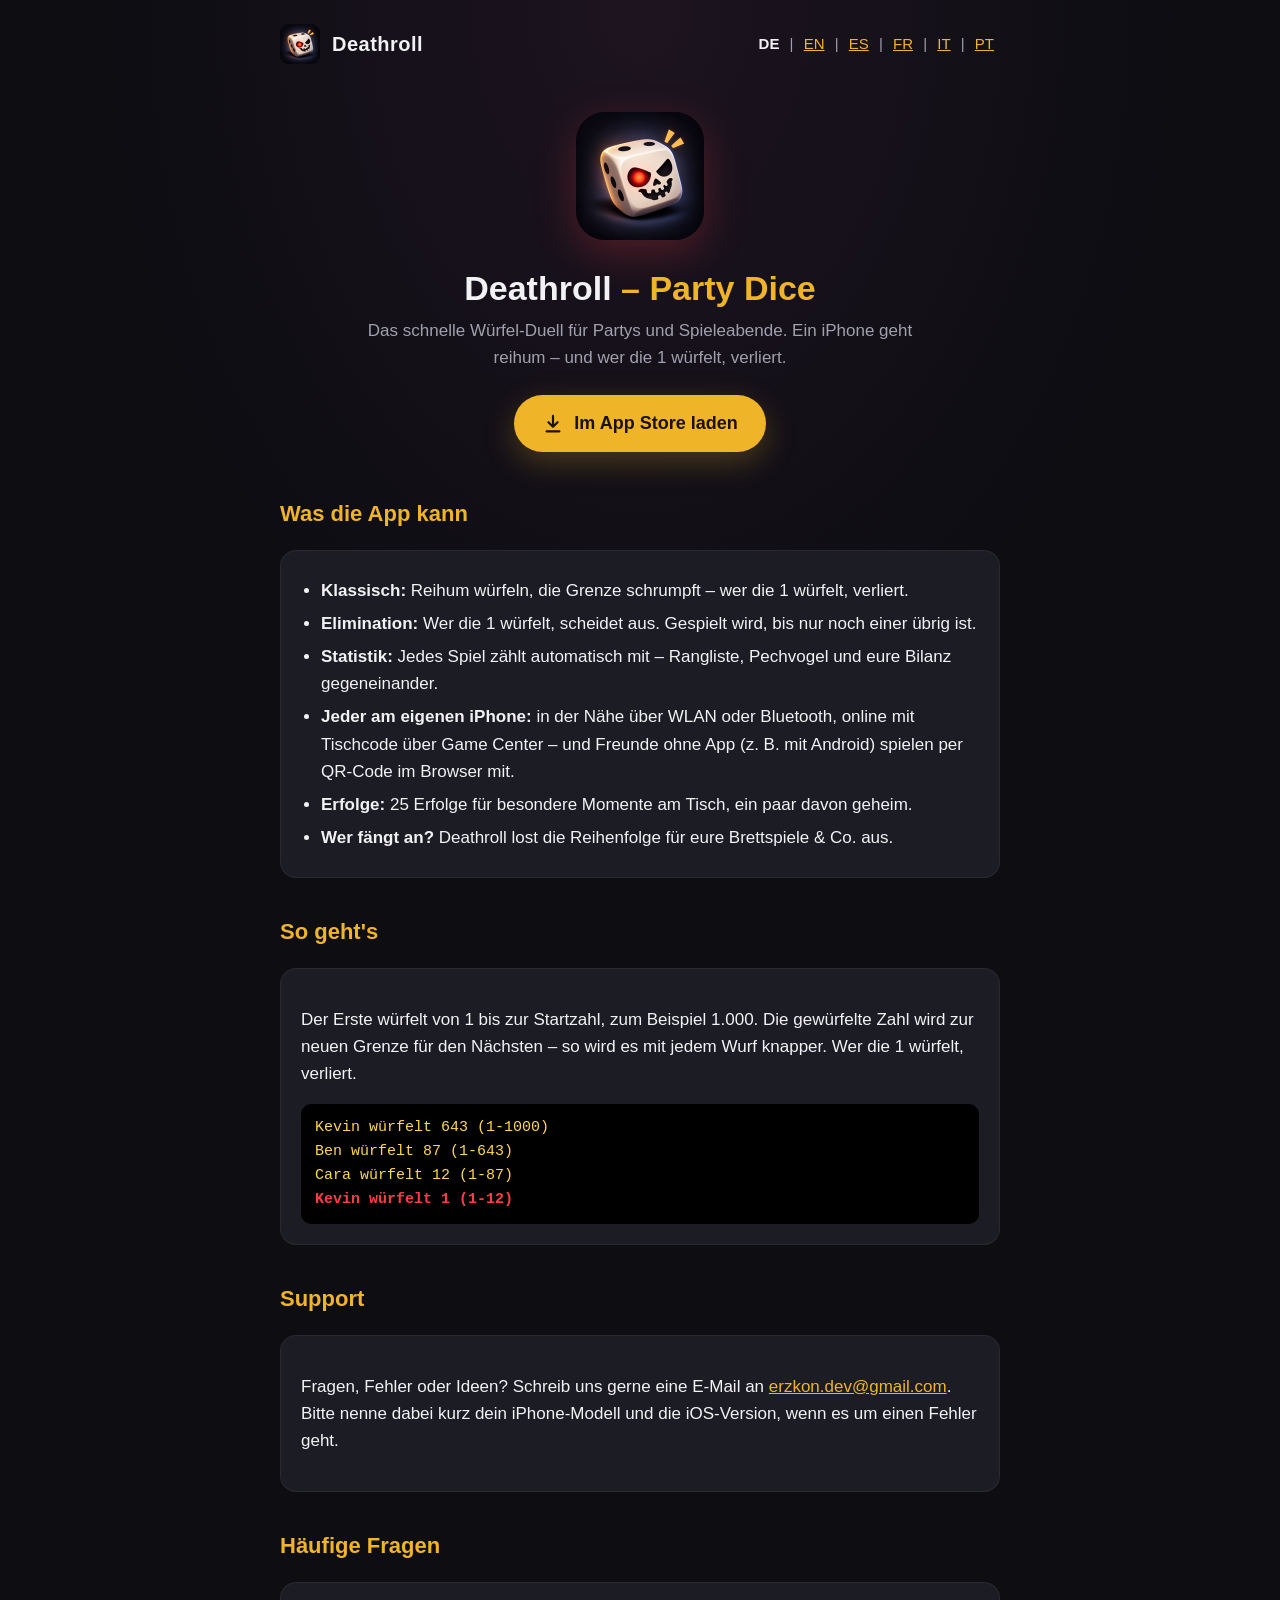
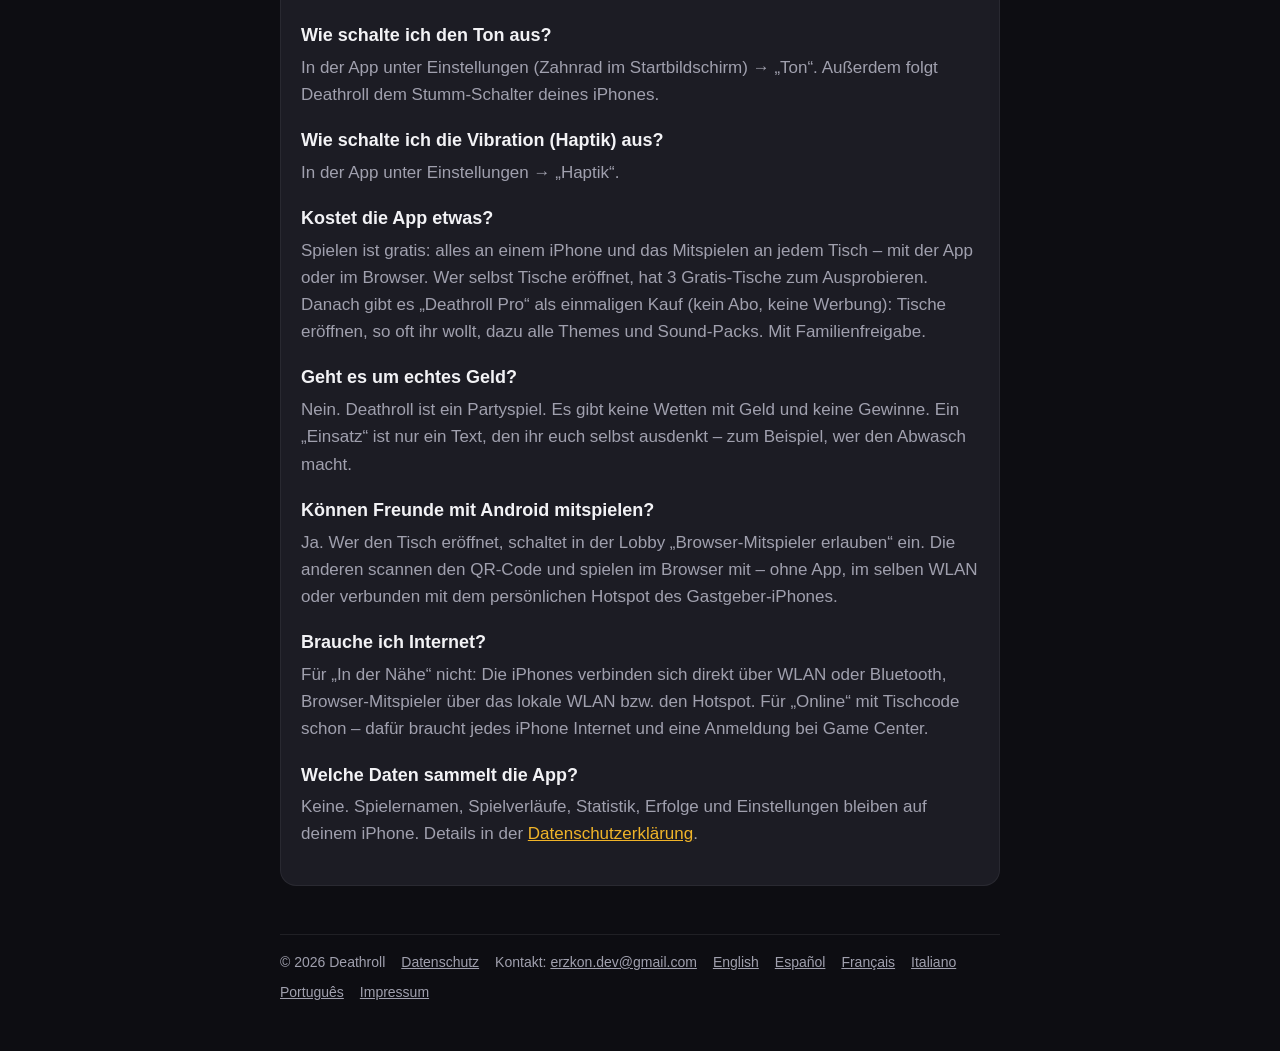
<file: index.html>
<!DOCTYPE html>
<html lang="de">
<head>
  <meta charset="utf-8">
  <meta name="viewport" content="width=device-width, initial-scale=1">
  <title>Deathroll – Party Dice: Support</title>
  <meta name="description" content="Deathroll – Party Dice: das Würfel-Duell für Partys und Spieleabende. Support, FAQ und Kontakt.">
  <link rel="stylesheet" href="style.css">
  <link rel="icon" href="icon.png">
  <link rel="alternate" hreflang="en" href="en.html">
  <link rel="alternate" hreflang="es" href="es.html">
  <link rel="alternate" hreflang="fr" href="fr.html">
  <link rel="alternate" hreflang="it" href="it.html">
  <link rel="alternate" hreflang="pt-BR" href="pt-br.html">
</head>
<body>
  <div class="wrap">
    <header class="top">
      <a class="brand" href="index.html"><img src="icon.png" alt=""><span>Deathroll</span></a>
      <nav class="lang" aria-label="Sprache"><strong>DE</strong> | <a href="en.html" hreflang="en" lang="en">EN</a> | <a href="es.html" hreflang="es" lang="es">ES</a> | <a href="fr.html" hreflang="fr" lang="fr">FR</a> | <a href="it.html" hreflang="it" lang="it">IT</a> | <a href="pt-br.html" hreflang="pt-BR" lang="pt-BR">PT</a></nav>
    </header>

    <main>
      <section class="hero">
        <img src="icon.png" alt="App-Icon von Deathroll: ein Würfel mit Totenkopf-Grinsen">
        <h1>Deathroll <span class="sub">– Party Dice</span></h1>
        <p>Das schnelle Würfel-Duell für Partys und Spieleabende. Ein iPhone geht reihum – und wer die 1 würfelt, verliert.</p>
        <a class="store-button" href="https://apps.apple.com/app/id6835903018"><svg class="store-icon" viewBox="0 0 24 24" aria-hidden="true" focusable="false"><path d="M12 3v12m0 0-5-5m5 5 5-5M5 20h14" fill="none" stroke="currentColor" stroke-width="2.4" stroke-linecap="round" stroke-linejoin="round"/></svg><span>Im App Store laden</span></a>
      </section>

      <h2>Was die App kann</h2>
      <div class="card">
        <ul class="features">
          <li><strong>Klassisch:</strong> Reihum würfeln, die Grenze schrumpft – wer die 1 würfelt, verliert.</li>
          <li><strong>Elimination:</strong> Wer die 1 würfelt, scheidet aus. Gespielt wird, bis nur noch einer übrig ist.</li>
          <li><strong>Statistik:</strong> Jedes Spiel zählt automatisch mit – Rangliste, Pechvogel und eure Bilanz gegeneinander.</li>
          <li><strong>Jeder am eigenen iPhone:</strong> in der Nähe über WLAN oder Bluetooth, online mit Tischcode über Game Center – und Freunde ohne App (z. B. mit Android) spielen per QR-Code im Browser mit.</li>
          <li><strong>Erfolge:</strong> 25 Erfolge für besondere Momente am Tisch, ein paar davon geheim.</li>
          <li><strong>Wer fängt an?</strong> Deathroll lost die Reihenfolge für eure Brettspiele &amp; Co. aus.</li>
        </ul>
      </div>

      <h2>So geht's</h2>
      <div class="card">
        <p>Der Erste würfelt von 1 bis zur Startzahl, zum Beispiel 1.000. Die gewürfelte Zahl wird zur neuen Grenze für den Nächsten – so wird es mit jedem Wurf knapper. Wer die 1 würfelt, verliert.</p>
        <div class="chat" aria-label="Beispiel-Verlauf">
          Kevin würfelt 643 (1-1000)<br>
          Ben würfelt 87 (1-643)<br>
          Cara würfelt 12 (1-87)<br>
          <span class="lose">Kevin würfelt 1 (1-12)</span>
        </div>
      </div>

      <h2>Support</h2>
      <div class="card">
        <p>Fragen, Fehler oder Ideen? Schreib uns gerne eine E-Mail an <a href="mailto:erzkon.dev@gmail.com">erzkon.dev@gmail.com</a>. Bitte nenne dabei kurz dein iPhone-Modell und die iOS-Version, wenn es um einen Fehler geht.</p>
      </div>

      <h2>Häufige Fragen</h2>
      <div class="card faq">
        <h3>Wie schalte ich den Ton aus?</h3>
        <p>In der App unter Einstellungen (Zahnrad im Startbildschirm) → „Ton“. Außerdem folgt Deathroll dem Stumm-Schalter deines iPhones.</p>

        <h3>Wie schalte ich die Vibration (Haptik) aus?</h3>
        <p>In der App unter Einstellungen → „Haptik“.</p>

        <h3>Kostet die App etwas?</h3>
        <p>Spielen ist gratis: alles an einem iPhone und das Mitspielen an jedem Tisch – mit der App oder im Browser. Wer selbst Tische eröffnet, hat 3 Gratis-Tische zum Ausprobieren. Danach gibt es „Deathroll Pro“ als einmaligen Kauf (kein Abo, keine Werbung): Tische eröffnen, so oft ihr wollt, dazu alle Themes und Sound-Packs. Mit Familienfreigabe.</p>

        <h3>Geht es um echtes Geld?</h3>
        <p>Nein. Deathroll ist ein Partyspiel. Es gibt keine Wetten mit Geld und keine Gewinne. Ein „Einsatz“ ist nur ein Text, den ihr euch selbst ausdenkt – zum Beispiel, wer den Abwasch macht.</p>

        <h3>Können Freunde mit Android mitspielen?</h3>
        <p>Ja. Wer den Tisch eröffnet, schaltet in der Lobby „Browser-Mitspieler erlauben“ ein. Die anderen scannen den QR-Code und spielen im Browser mit – ohne App, im selben WLAN oder verbunden mit dem persönlichen Hotspot des Gastgeber-iPhones.</p>

        <h3>Brauche ich Internet?</h3>
        <p>Für „In der Nähe“ nicht: Die iPhones verbinden sich direkt über WLAN oder Bluetooth, Browser-Mitspieler über das lokale WLAN bzw. den Hotspot. Für „Online“ mit Tischcode schon – dafür braucht jedes iPhone Internet und eine Anmeldung bei Game Center.</p>

        <h3>Welche Daten sammelt die App?</h3>
        <p>Keine. Spielernamen, Spielverläufe, Statistik, Erfolge und Einstellungen bleiben auf deinem iPhone. Details in der <a href="privacy.html">Datenschutzerklärung</a>.</p>
      </div>
    </main>

    <footer>
      <span>© 2026 Deathroll</span>
      <a href="privacy.html">Datenschutz</a>
      <span>Kontakt: <a href="mailto:erzkon.dev@gmail.com">erzkon.dev@gmail.com</a></span>
      <a href="en.html" hreflang="en" lang="en">English</a>
      <a href="es.html" hreflang="es" lang="es">Español</a>
      <a href="fr.html" hreflang="fr" lang="fr">Français</a>
      <a href="it.html" hreflang="it" lang="it">Italiano</a>
      <a href="pt-br.html" hreflang="pt-BR" lang="pt-BR">Português</a>
      <a href="impressum.html">Impressum</a>
    </footer>
  </div>
</body>
</html>
</file>
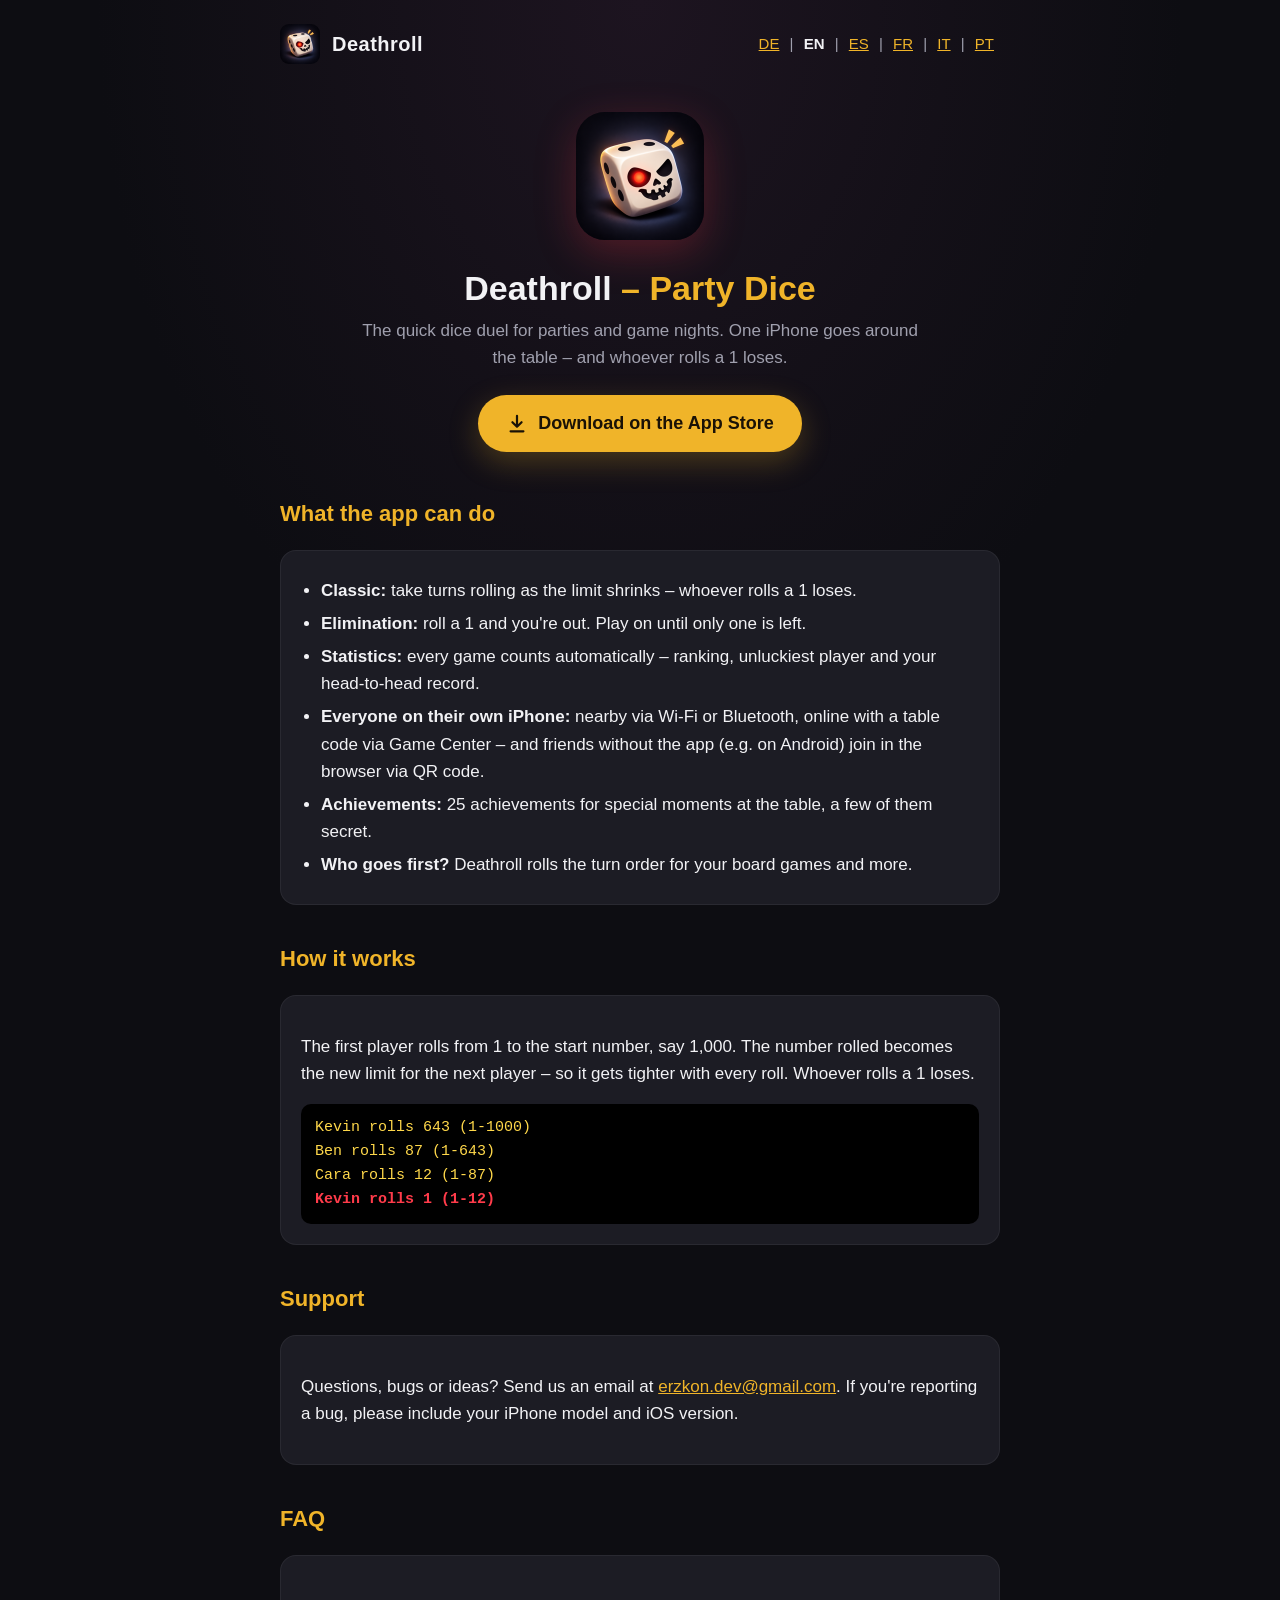
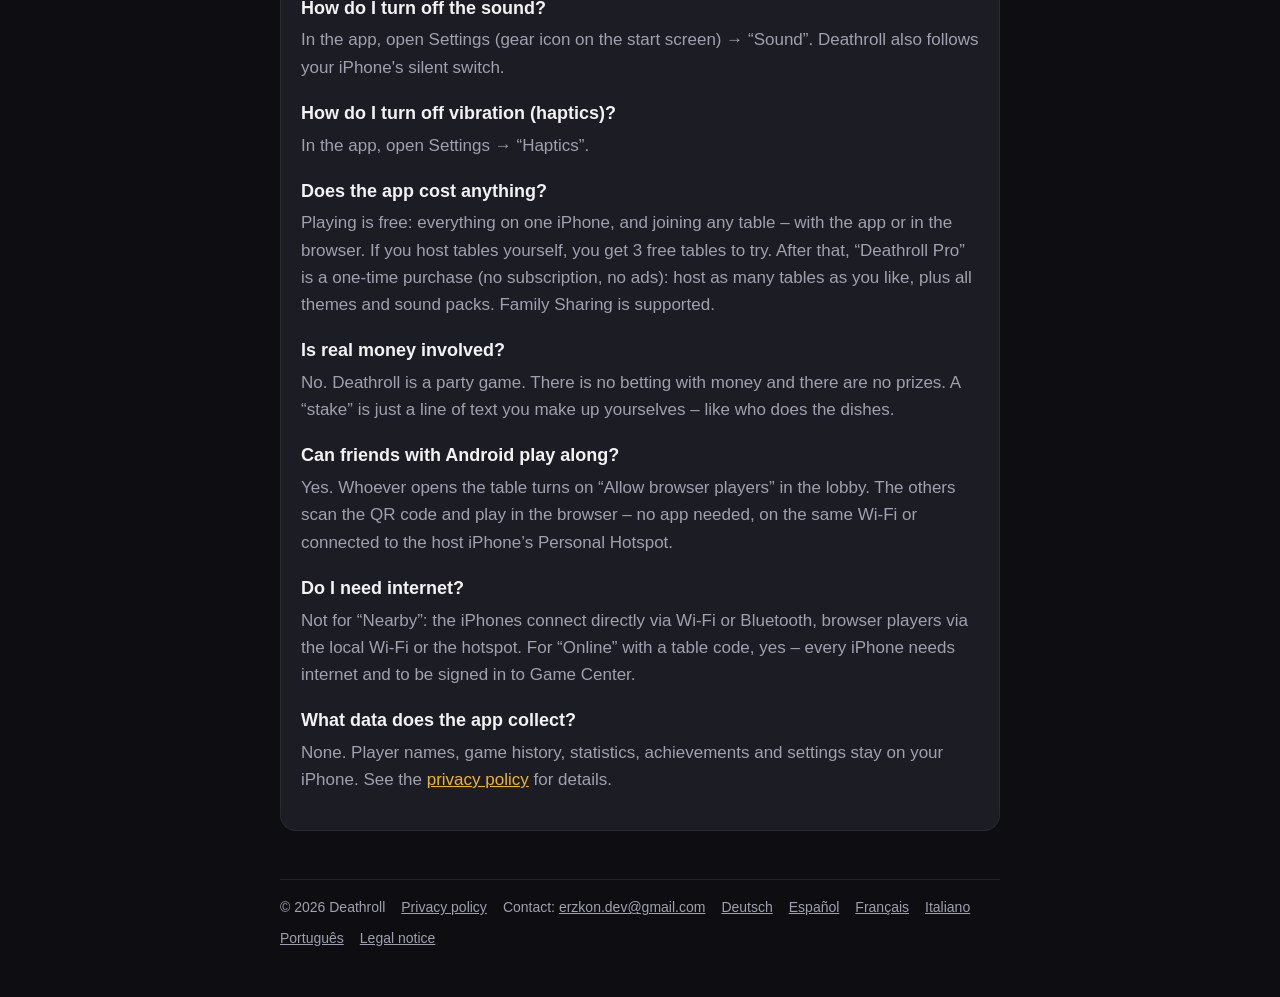
<file: en.html>
<!DOCTYPE html>
<html lang="en">
<head>
  <meta charset="utf-8">
  <meta name="viewport" content="width=device-width, initial-scale=1">
  <title>Deathroll – Party Dice: Support</title>
  <meta name="description" content="Deathroll – Party Dice: the dice duel for parties and game nights. Support, FAQ and contact.">
  <link rel="stylesheet" href="style.css">
  <link rel="icon" href="icon.png">
  <link rel="alternate" hreflang="de" href="index.html">
  <link rel="alternate" hreflang="es" href="es.html">
  <link rel="alternate" hreflang="fr" href="fr.html">
  <link rel="alternate" hreflang="it" href="it.html">
  <link rel="alternate" hreflang="pt-BR" href="pt-br.html">
</head>
<body>
  <div class="wrap">
    <header class="top">
      <a class="brand" href="en.html"><img src="icon.png" alt=""><span>Deathroll</span></a>
      <nav class="lang" aria-label="Language"><a href="index.html" hreflang="de" lang="de">DE</a> | <strong>EN</strong> | <a href="es.html" hreflang="es" lang="es">ES</a> | <a href="fr.html" hreflang="fr" lang="fr">FR</a> | <a href="it.html" hreflang="it" lang="it">IT</a> | <a href="pt-br.html" hreflang="pt-BR" lang="pt-BR">PT</a></nav>
    </header>

    <main>
      <section class="hero">
        <img src="icon.png" alt="Deathroll app icon: a die with a grinning skull">
        <h1>Deathroll <span class="sub">– Party Dice</span></h1>
        <p>The quick dice duel for parties and game nights. One iPhone goes around the table – and whoever rolls a 1 loses.</p>
        <a class="store-button" href="https://apps.apple.com/app/id6835903018"><svg class="store-icon" viewBox="0 0 24 24" aria-hidden="true" focusable="false"><path d="M12 3v12m0 0-5-5m5 5 5-5M5 20h14" fill="none" stroke="currentColor" stroke-width="2.4" stroke-linecap="round" stroke-linejoin="round"/></svg><span>Download on the App Store</span></a>
      </section>

      <h2>What the app can do</h2>
      <div class="card">
        <ul class="features">
          <li><strong>Classic:</strong> take turns rolling as the limit shrinks – whoever rolls a 1 loses.</li>
          <li><strong>Elimination:</strong> roll a 1 and you're out. Play on until only one is left.</li>
          <li><strong>Statistics:</strong> every game counts automatically – ranking, unluckiest player and your head-to-head record.</li>
          <li><strong>Everyone on their own iPhone:</strong> nearby via Wi-Fi or Bluetooth, online with a table code via Game Center – and friends without the app (e.g. on Android) join in the browser via QR code.</li>
          <li><strong>Achievements:</strong> 25 achievements for special moments at the table, a few of them secret.</li>
          <li><strong>Who goes first?</strong> Deathroll rolls the turn order for your board games and more.</li>
        </ul>
      </div>

      <h2>How it works</h2>
      <div class="card">
        <p>The first player rolls from 1 to the start number, say 1,000. The number rolled becomes the new limit for the next player – so it gets tighter with every roll. Whoever rolls a 1 loses.</p>
        <div class="chat" aria-label="Example history">
          Kevin rolls 643 (1-1000)<br>
          Ben rolls 87 (1-643)<br>
          Cara rolls 12 (1-87)<br>
          <span class="lose">Kevin rolls 1 (1-12)</span>
        </div>
      </div>

      <h2>Support</h2>
      <div class="card">
        <p>Questions, bugs or ideas? Send us an email at <a href="mailto:erzkon.dev@gmail.com">erzkon.dev@gmail.com</a>. If you're reporting a bug, please include your iPhone model and iOS version.</p>
      </div>

      <h2>FAQ</h2>
      <div class="card faq">
        <h3>How do I turn off the sound?</h3>
        <p>In the app, open Settings (gear icon on the start screen) → “Sound”. Deathroll also follows your iPhone's silent switch.</p>

        <h3>How do I turn off vibration (haptics)?</h3>
        <p>In the app, open Settings → “Haptics”.</p>

        <h3>Does the app cost anything?</h3>
        <p>Playing is free: everything on one iPhone, and joining any table – with the app or in the browser. If you host tables yourself, you get 3 free tables to try. After that, “Deathroll Pro” is a one-time purchase (no subscription, no ads): host as many tables as you like, plus all themes and sound packs. Family Sharing is supported.</p>

        <h3>Is real money involved?</h3>
        <p>No. Deathroll is a party game. There is no betting with money and there are no prizes. A “stake” is just a line of text you make up yourselves – like who does the dishes.</p>

        <h3>Can friends with Android play along?</h3>
        <p>Yes. Whoever opens the table turns on “Allow browser players” in the lobby. The others scan the QR code and play in the browser – no app needed, on the same Wi-Fi or connected to the host iPhone’s Personal Hotspot.</p>

        <h3>Do I need internet?</h3>
        <p>Not for “Nearby”: the iPhones connect directly via Wi-Fi or Bluetooth, browser players via the local Wi-Fi or the hotspot. For “Online” with a table code, yes – every iPhone needs internet and to be signed in to Game Center.</p>

        <h3>What data does the app collect?</h3>
        <p>None. Player names, game history, statistics, achievements and settings stay on your iPhone. See the <a href="privacy-en.html">privacy policy</a> for details.</p>
      </div>
    </main>

    <footer>
      <span>© 2026 Deathroll</span>
      <a href="privacy-en.html">Privacy policy</a>
      <span>Contact: <a href="mailto:erzkon.dev@gmail.com">erzkon.dev@gmail.com</a></span>
      <a href="index.html" hreflang="de" lang="de">Deutsch</a>
      <a href="es.html" hreflang="es" lang="es">Español</a>
      <a href="fr.html" hreflang="fr" lang="fr">Français</a>
      <a href="it.html" hreflang="it" lang="it">Italiano</a>
      <a href="pt-br.html" hreflang="pt-BR" lang="pt-BR">Português</a>
      <a href="impressum.html">Legal notice</a>
    </footer>
  </div>
</body>
</html>
</file>
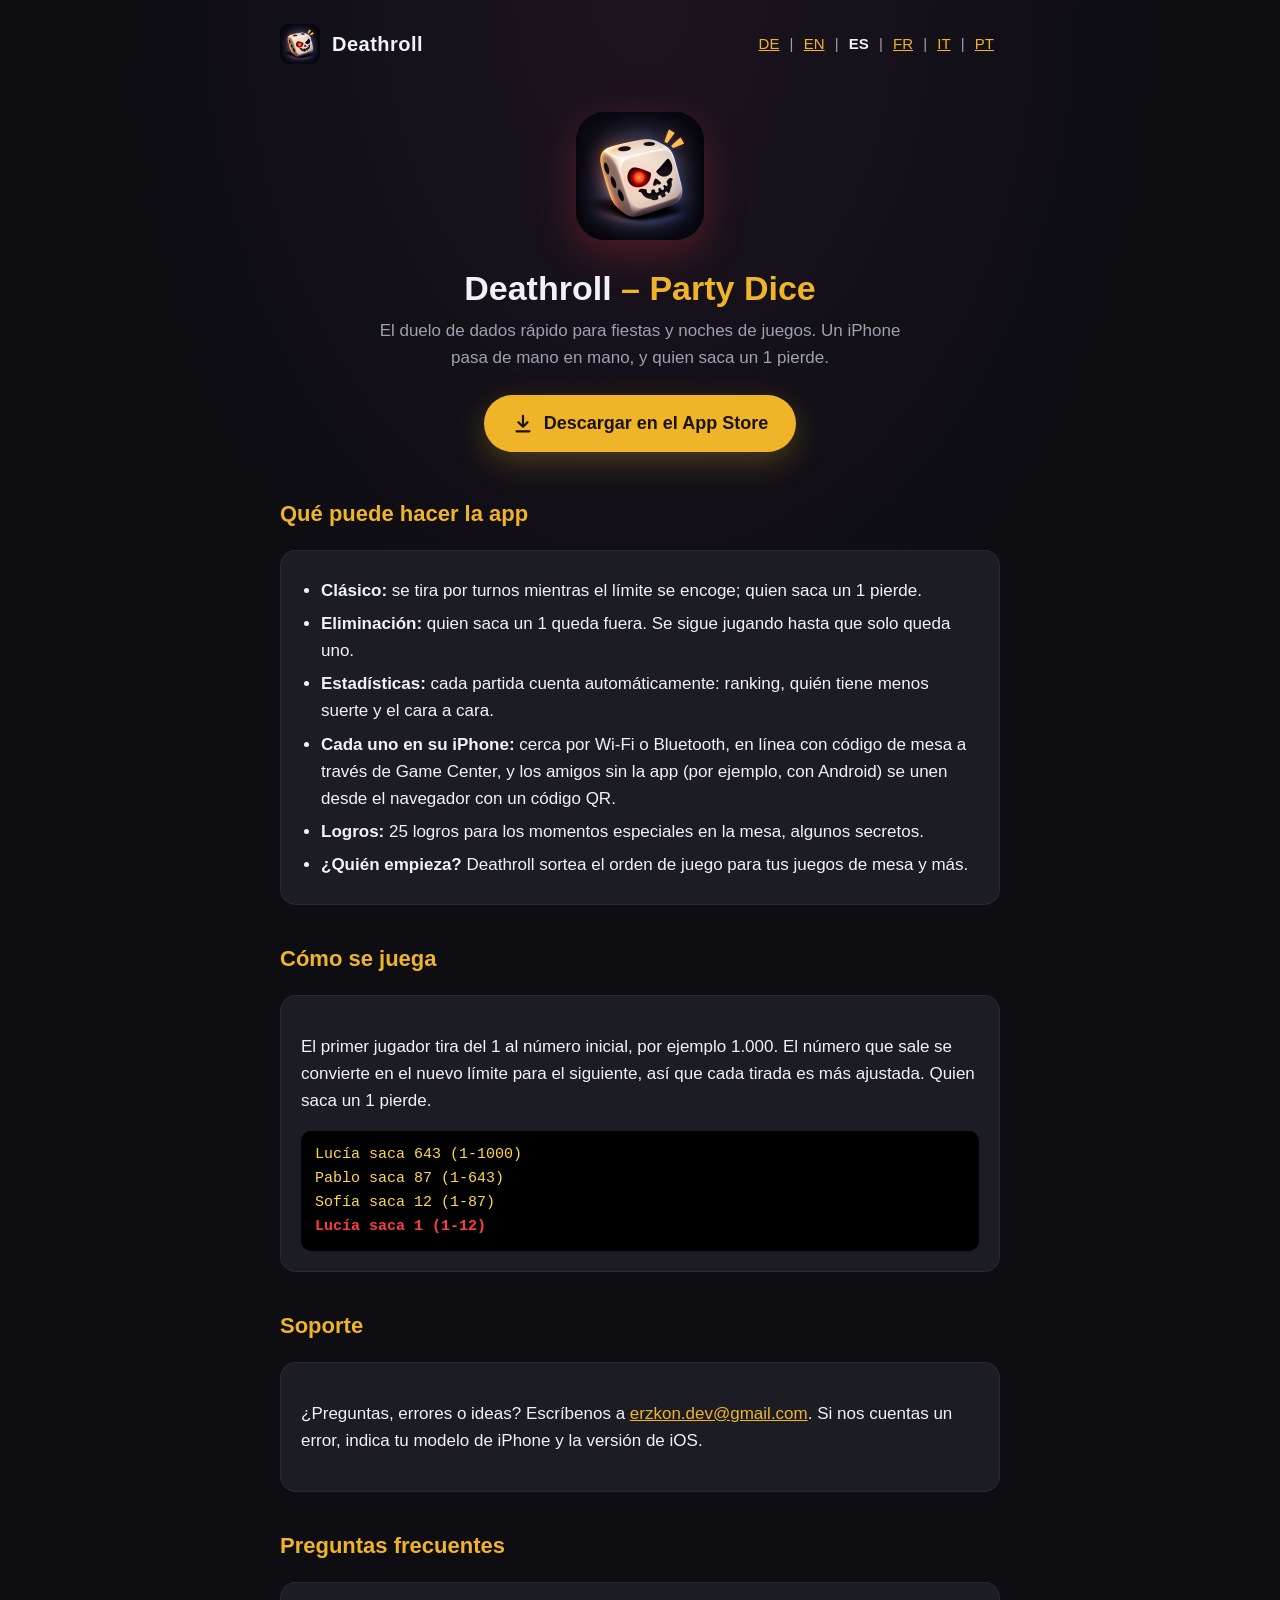
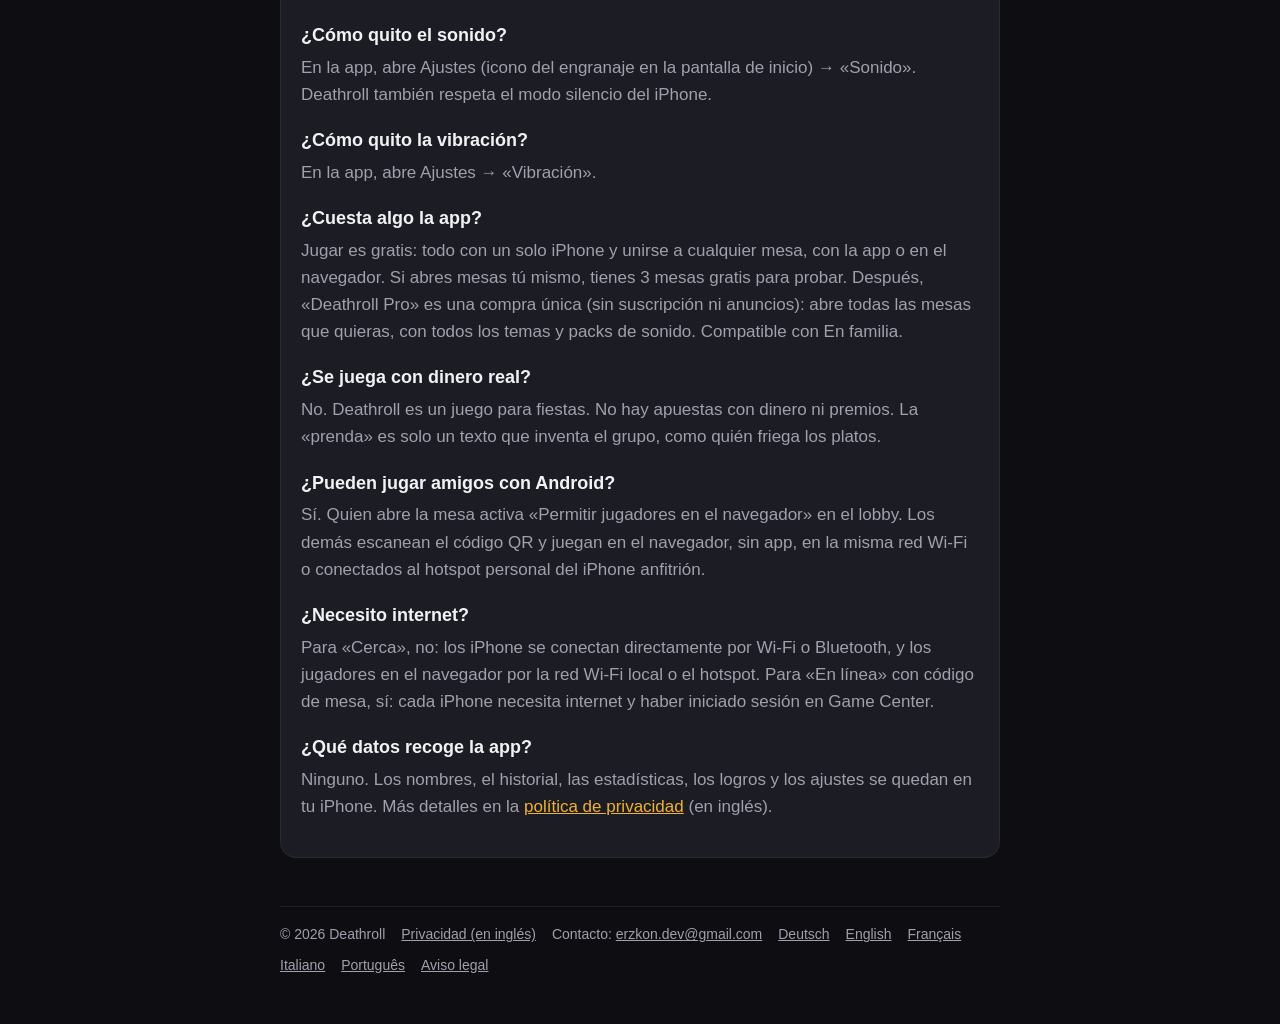
<file: es.html>
<!DOCTYPE html>
<html lang="es">
<head>
  <meta charset="utf-8">
  <meta name="viewport" content="width=device-width, initial-scale=1">
  <title>Deathroll – Party Dice: Soporte</title>
  <meta name="description" content="Deathroll – Party Dice: el duelo de dados para fiestas y noches de juegos. Soporte, preguntas frecuentes y contacto.">
  <link rel="stylesheet" href="style.css">
  <link rel="icon" href="icon.png">
  <link rel="alternate" hreflang="de" href="index.html">
  <link rel="alternate" hreflang="en" href="en.html">
  <link rel="alternate" hreflang="fr" href="fr.html">
  <link rel="alternate" hreflang="it" href="it.html">
  <link rel="alternate" hreflang="pt-BR" href="pt-br.html">
</head>
<body>
  <div class="wrap">
    <header class="top">
      <a class="brand" href="es.html"><img src="icon.png" alt=""><span>Deathroll</span></a>
      <nav class="lang" aria-label="Idioma"><a href="index.html" hreflang="de" lang="de">DE</a> | <a href="en.html" hreflang="en" lang="en">EN</a> | <strong>ES</strong> | <a href="fr.html" hreflang="fr" lang="fr">FR</a> | <a href="it.html" hreflang="it" lang="it">IT</a> | <a href="pt-br.html" hreflang="pt-BR" lang="pt-BR">PT</a></nav>
    </header>

    <main>
      <section class="hero">
        <img src="icon.png" alt="Icono de la app Deathroll: un dado con una calavera sonriente">
        <h1>Deathroll <span class="sub">– Party Dice</span></h1>
        <p>El duelo de dados rápido para fiestas y noches de juegos. Un iPhone pasa de mano en mano, y quien saca un 1 pierde.</p>
        <a class="store-button" href="https://apps.apple.com/app/id6835903018"><svg class="store-icon" viewBox="0 0 24 24" aria-hidden="true" focusable="false"><path d="M12 3v12m0 0-5-5m5 5 5-5M5 20h14" fill="none" stroke="currentColor" stroke-width="2.4" stroke-linecap="round" stroke-linejoin="round"/></svg><span>Descargar en el App Store</span></a>
      </section>

      <h2>Qué puede hacer la app</h2>
      <div class="card">
        <ul class="features">
          <li><strong>Clásico:</strong> se tira por turnos mientras el límite se encoge; quien saca un 1 pierde.</li>
          <li><strong>Eliminación:</strong> quien saca un 1 queda fuera. Se sigue jugando hasta que solo queda uno.</li>
          <li><strong>Estadísticas:</strong> cada partida cuenta automáticamente: ranking, quién tiene menos suerte y el cara a cara.</li>
          <li><strong>Cada uno en su iPhone:</strong> cerca por Wi-Fi o Bluetooth, en línea con código de mesa a través de Game Center, y los amigos sin la app (por ejemplo, con Android) se unen desde el navegador con un código QR.</li>
          <li><strong>Logros:</strong> 25 logros para los momentos especiales en la mesa, algunos secretos.</li>
          <li><strong>¿Quién empieza?</strong> Deathroll sortea el orden de juego para tus juegos de mesa y más.</li>
        </ul>
      </div>

      <h2>Cómo se juega</h2>
      <div class="card">
        <p>El primer jugador tira del 1 al número inicial, por ejemplo 1.000. El número que sale se convierte en el nuevo límite para el siguiente, así que cada tirada es más ajustada. Quien saca un 1 pierde.</p>
        <div class="chat" aria-label="Ejemplo de historial">
          Lucía saca 643 (1-1000)<br>
          Pablo saca 87 (1-643)<br>
          Sofía saca 12 (1-87)<br>
          <span class="lose">Lucía saca 1 (1-12)</span>
        </div>
      </div>

      <h2>Soporte</h2>
      <div class="card">
        <p>¿Preguntas, errores o ideas? Escríbenos a <a href="mailto:erzkon.dev@gmail.com">erzkon.dev@gmail.com</a>. Si nos cuentas un error, indica tu modelo de iPhone y la versión de iOS.</p>
      </div>

      <h2>Preguntas frecuentes</h2>
      <div class="card faq">
        <h3>¿Cómo quito el sonido?</h3>
        <p>En la app, abre Ajustes (icono del engranaje en la pantalla de inicio) → «Sonido». Deathroll también respeta el modo silencio del iPhone.</p>

        <h3>¿Cómo quito la vibración?</h3>
        <p>En la app, abre Ajustes → «Vibración».</p>

        <h3>¿Cuesta algo la app?</h3>
        <p>Jugar es gratis: todo con un solo iPhone y unirse a cualquier mesa, con la app o en el navegador. Si abres mesas tú mismo, tienes 3 mesas gratis para probar. Después, «Deathroll Pro» es una compra única (sin suscripción ni anuncios): abre todas las mesas que quieras, con todos los temas y packs de sonido. Compatible con En familia.</p>

        <h3>¿Se juega con dinero real?</h3>
        <p>No. Deathroll es un juego para fiestas. No hay apuestas con dinero ni premios. La «prenda» es solo un texto que inventa el grupo, como quién friega los platos.</p>

        <h3>¿Pueden jugar amigos con Android?</h3>
        <p>Sí. Quien abre la mesa activa «Permitir jugadores en el navegador» en el lobby. Los demás escanean el código QR y juegan en el navegador, sin app, en la misma red Wi-Fi o conectados al hotspot personal del iPhone anfitrión.</p>

        <h3>¿Necesito internet?</h3>
        <p>Para «Cerca», no: los iPhone se conectan directamente por Wi-Fi o Bluetooth, y los jugadores en el navegador por la red Wi-Fi local o el hotspot. Para «En línea» con código de mesa, sí: cada iPhone necesita internet y haber iniciado sesión en Game Center.</p>

        <h3>¿Qué datos recoge la app?</h3>
        <p>Ninguno. Los nombres, el historial, las estadísticas, los logros y los ajustes se quedan en tu iPhone. Más detalles en la <a href="privacy-en.html" hreflang="en">política de privacidad</a> (en inglés).</p>
      </div>
    </main>

    <footer>
      <span>© 2026 Deathroll</span>
      <a href="privacy-en.html" hreflang="en">Privacidad (en inglés)</a>
      <span>Contacto: <a href="mailto:erzkon.dev@gmail.com">erzkon.dev@gmail.com</a></span>
      <a href="index.html" hreflang="de" lang="de">Deutsch</a>
      <a href="en.html" hreflang="en" lang="en">English</a>
      <a href="fr.html" hreflang="fr" lang="fr">Français</a>
      <a href="it.html" hreflang="it" lang="it">Italiano</a>
      <a href="pt-br.html" hreflang="pt-BR" lang="pt-BR">Português</a>
      <a href="impressum.html">Aviso legal</a>
    </footer>
  </div>
</body>
</html>
</file>
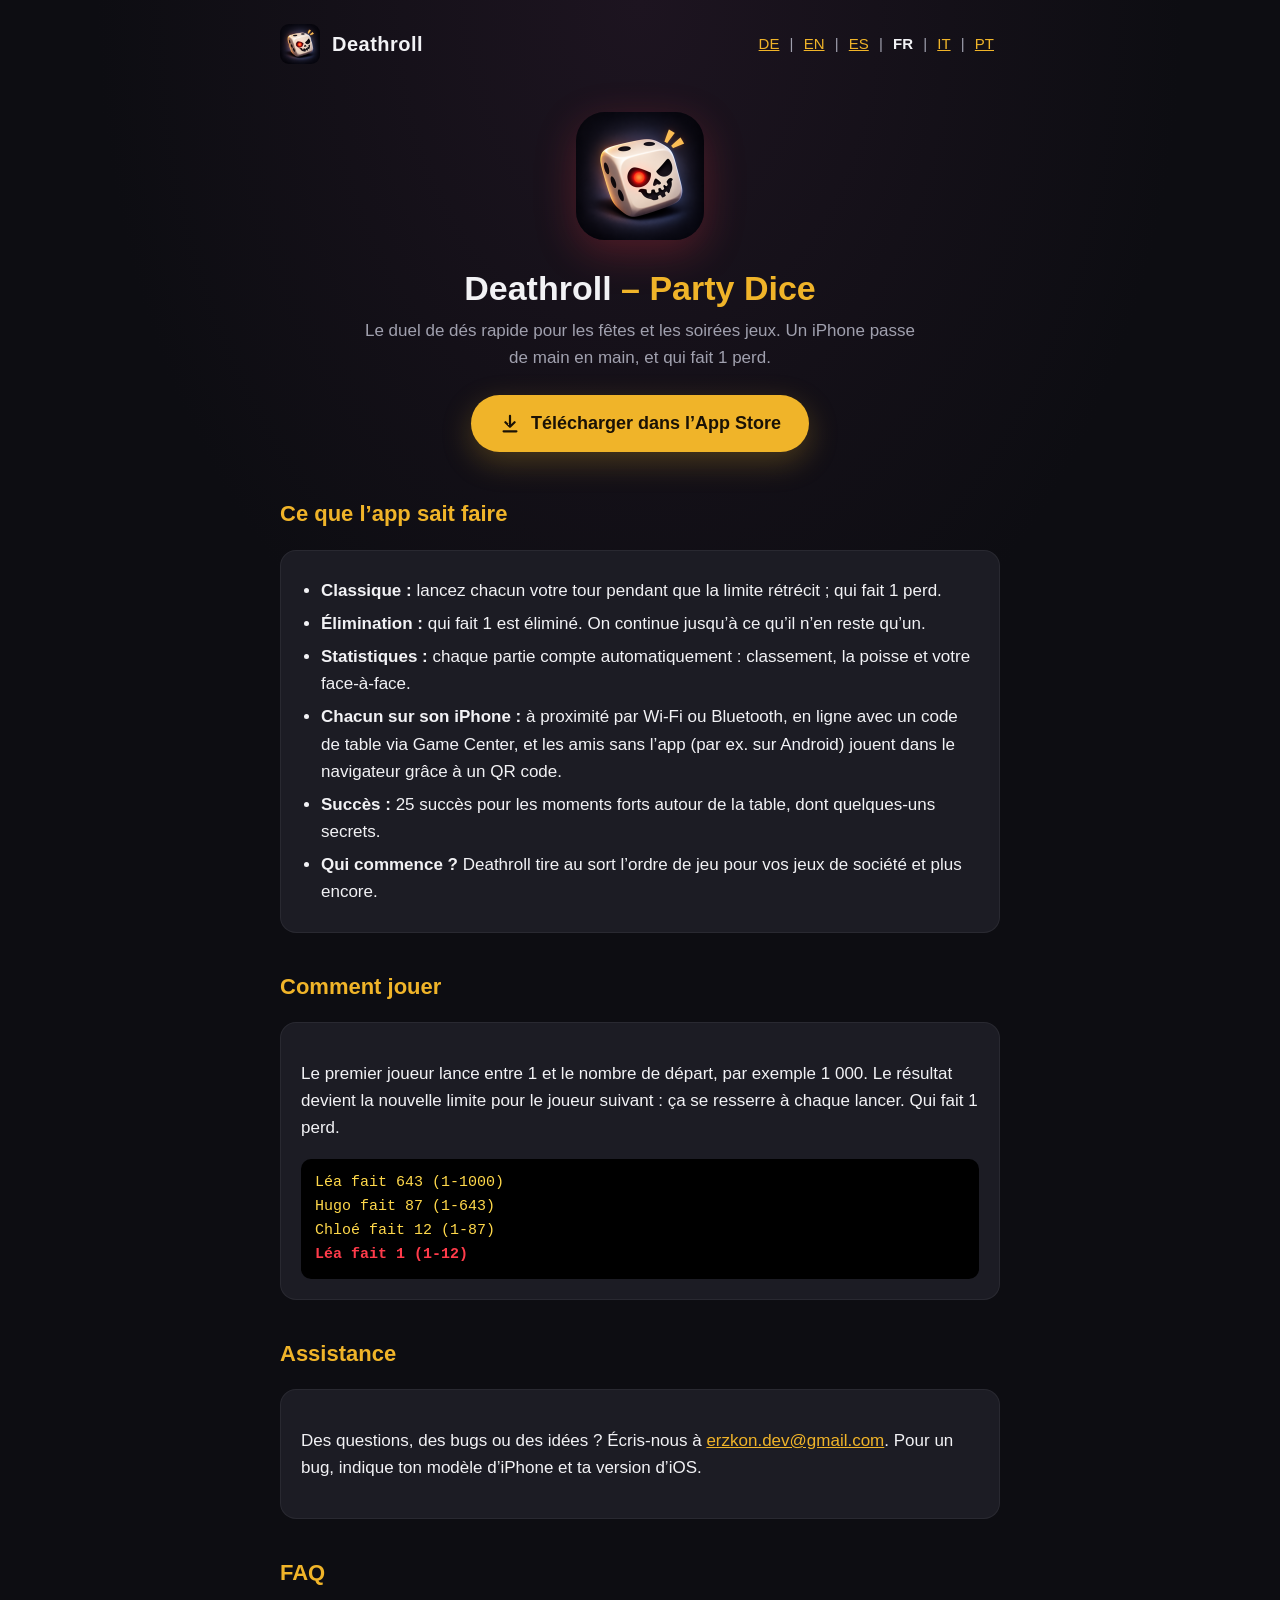
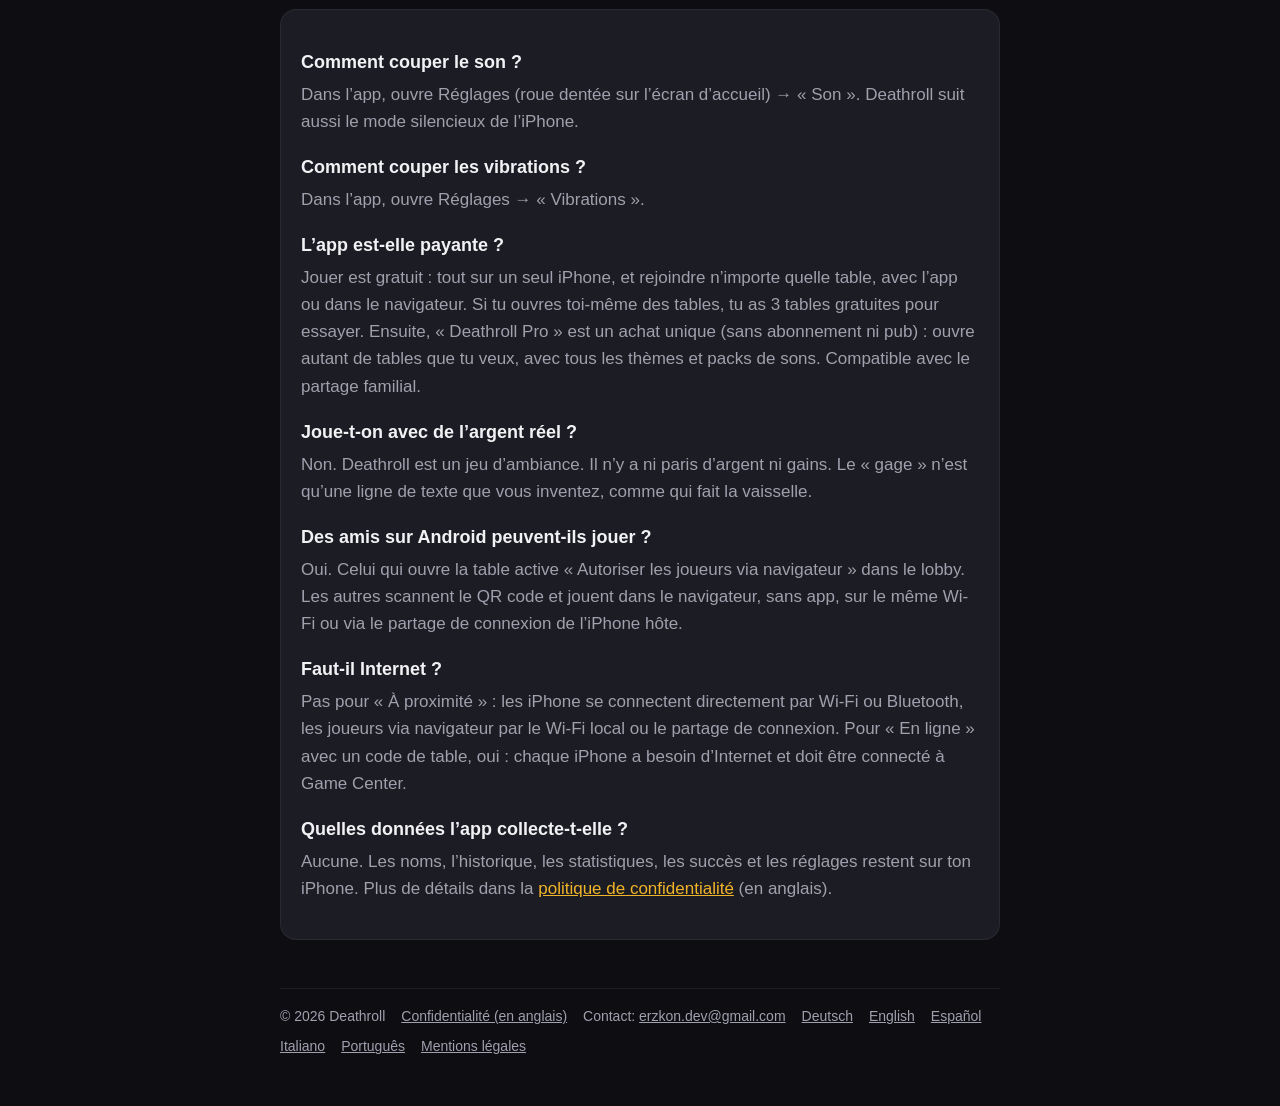
<file: fr.html>
<!DOCTYPE html>
<html lang="fr">
<head>
  <meta charset="utf-8">
  <meta name="viewport" content="width=device-width, initial-scale=1">
  <title>Deathroll – Party Dice : Assistance</title>
  <meta name="description" content="Deathroll – Party Dice : le duel de dés pour les fêtes et les soirées jeux. Assistance, FAQ et contact.">
  <link rel="stylesheet" href="style.css">
  <link rel="icon" href="icon.png">
  <link rel="alternate" hreflang="de" href="index.html">
  <link rel="alternate" hreflang="en" href="en.html">
  <link rel="alternate" hreflang="es" href="es.html">
  <link rel="alternate" hreflang="it" href="it.html">
  <link rel="alternate" hreflang="pt-BR" href="pt-br.html">
</head>
<body>
  <div class="wrap">
    <header class="top">
      <a class="brand" href="fr.html"><img src="icon.png" alt=""><span>Deathroll</span></a>
      <nav class="lang" aria-label="Langue"><a href="index.html" hreflang="de" lang="de">DE</a> | <a href="en.html" hreflang="en" lang="en">EN</a> | <a href="es.html" hreflang="es" lang="es">ES</a> | <strong>FR</strong> | <a href="it.html" hreflang="it" lang="it">IT</a> | <a href="pt-br.html" hreflang="pt-BR" lang="pt-BR">PT</a></nav>
    </header>

    <main>
      <section class="hero">
        <img src="icon.png" alt="Icône de l’app Deathroll : un dé avec une tête de mort souriante">
        <h1>Deathroll <span class="sub">– Party Dice</span></h1>
        <p>Le duel de dés rapide pour les fêtes et les soirées jeux. Un iPhone passe de main en main, et qui fait 1 perd.</p>
        <a class="store-button" href="https://apps.apple.com/app/id6835903018"><svg class="store-icon" viewBox="0 0 24 24" aria-hidden="true" focusable="false"><path d="M12 3v12m0 0-5-5m5 5 5-5M5 20h14" fill="none" stroke="currentColor" stroke-width="2.4" stroke-linecap="round" stroke-linejoin="round"/></svg><span>Télécharger dans l’App Store</span></a>
      </section>

      <h2>Ce que l’app sait faire</h2>
      <div class="card">
        <ul class="features">
          <li><strong>Classique :</strong> lancez chacun votre tour pendant que la limite rétrécit ; qui fait 1 perd.</li>
          <li><strong>Élimination :</strong> qui fait 1 est éliminé. On continue jusqu’à ce qu’il n’en reste qu’un.</li>
          <li><strong>Statistiques :</strong> chaque partie compte automatiquement : classement, la poisse et votre face-à-face.</li>
          <li><strong>Chacun sur son iPhone :</strong> à proximité par Wi-Fi ou Bluetooth, en ligne avec un code de table via Game Center, et les amis sans l’app (par ex. sur Android) jouent dans le navigateur grâce à un QR code.</li>
          <li><strong>Succès :</strong> 25 succès pour les moments forts autour de la table, dont quelques-uns secrets.</li>
          <li><strong>Qui commence ?</strong> Deathroll tire au sort l’ordre de jeu pour vos jeux de société et plus encore.</li>
        </ul>
      </div>

      <h2>Comment jouer</h2>
      <div class="card">
        <p>Le premier joueur lance entre 1 et le nombre de départ, par exemple 1 000. Le résultat devient la nouvelle limite pour le joueur suivant : ça se resserre à chaque lancer. Qui fait 1 perd.</p>
        <div class="chat" aria-label="Exemple d’historique">
          Léa fait 643 (1-1000)<br>
          Hugo fait 87 (1-643)<br>
          Chloé fait 12 (1-87)<br>
          <span class="lose">Léa fait 1 (1-12)</span>
        </div>
      </div>

      <h2>Assistance</h2>
      <div class="card">
        <p>Des questions, des bugs ou des idées ? Écris-nous à <a href="mailto:erzkon.dev@gmail.com">erzkon.dev@gmail.com</a>. Pour un bug, indique ton modèle d’iPhone et ta version d’iOS.</p>
      </div>

      <h2>FAQ</h2>
      <div class="card faq">
        <h3>Comment couper le son ?</h3>
        <p>Dans l’app, ouvre Réglages (roue dentée sur l’écran d’accueil) → « Son ». Deathroll suit aussi le mode silencieux de l’iPhone.</p>

        <h3>Comment couper les vibrations ?</h3>
        <p>Dans l’app, ouvre Réglages → « Vibrations ».</p>

        <h3>L’app est-elle payante ?</h3>
        <p>Jouer est gratuit : tout sur un seul iPhone, et rejoindre n’importe quelle table, avec l’app ou dans le navigateur. Si tu ouvres toi-même des tables, tu as 3 tables gratuites pour essayer. Ensuite, « Deathroll Pro » est un achat unique (sans abonnement ni pub) : ouvre autant de tables que tu veux, avec tous les thèmes et packs de sons. Compatible avec le partage familial.</p>

        <h3>Joue-t-on avec de l’argent réel ?</h3>
        <p>Non. Deathroll est un jeu d’ambiance. Il n’y a ni paris d’argent ni gains. Le « gage » n’est qu’une ligne de texte que vous inventez, comme qui fait la vaisselle.</p>

        <h3>Des amis sur Android peuvent-ils jouer ?</h3>
        <p>Oui. Celui qui ouvre la table active « Autoriser les joueurs via navigateur » dans le lobby. Les autres scannent le QR code et jouent dans le navigateur, sans app, sur le même Wi-Fi ou via le partage de connexion de l’iPhone hôte.</p>

        <h3>Faut-il Internet ?</h3>
        <p>Pas pour « À proximité » : les iPhone se connectent directement par Wi-Fi ou Bluetooth, les joueurs via navigateur par le Wi-Fi local ou le partage de connexion. Pour « En ligne » avec un code de table, oui : chaque iPhone a besoin d’Internet et doit être connecté à Game Center.</p>

        <h3>Quelles données l’app collecte-t-elle ?</h3>
        <p>Aucune. Les noms, l’historique, les statistiques, les succès et les réglages restent sur ton iPhone. Plus de détails dans la <a href="privacy-en.html" hreflang="en">politique de confidentialité</a> (en anglais).</p>
      </div>
    </main>

    <footer>
      <span>© 2026 Deathroll</span>
      <a href="privacy-en.html" hreflang="en">Confidentialité (en anglais)</a>
      <span>Contact: <a href="mailto:erzkon.dev@gmail.com">erzkon.dev@gmail.com</a></span>
      <a href="index.html" hreflang="de" lang="de">Deutsch</a>
      <a href="en.html" hreflang="en" lang="en">English</a>
      <a href="es.html" hreflang="es" lang="es">Español</a>
      <a href="it.html" hreflang="it" lang="it">Italiano</a>
      <a href="pt-br.html" hreflang="pt-BR" lang="pt-BR">Português</a>
      <a href="impressum.html">Mentions légales</a>
    </footer>
  </div>
</body>
</html>
</file>
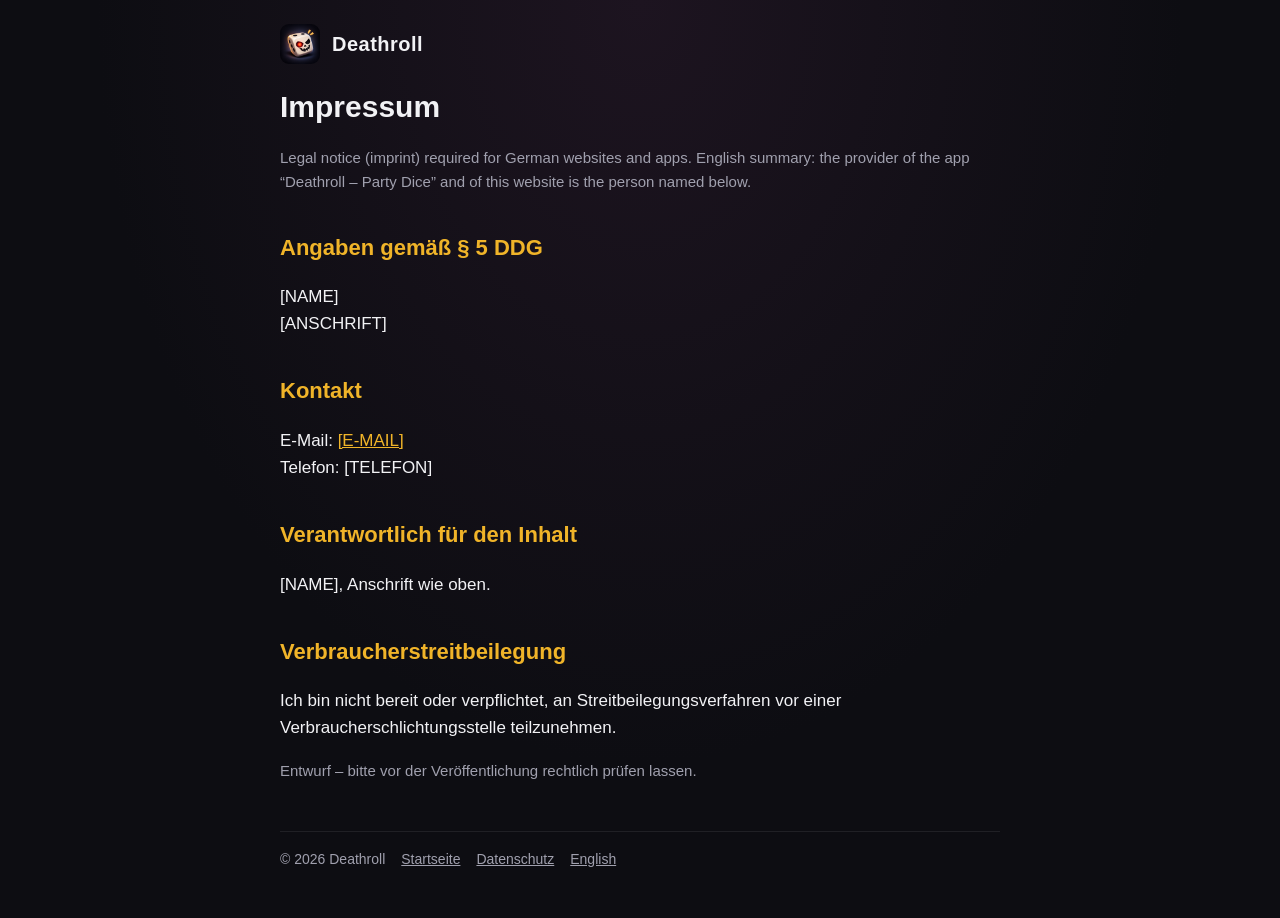
<file: impressum.html>
<!DOCTYPE html>
<html lang="de">
<head>
  <meta charset="utf-8">
  <meta name="viewport" content="width=device-width, initial-scale=1">
  <title>Impressum – Deathroll – Party Dice</title>
  <meta name="robots" content="noindex">
  <link rel="stylesheet" href="style.css">
  <link rel="icon" href="icon.png">
</head>
<body>
  <div class="wrap">
    <header class="top">
      <a class="brand" href="index.html"><img src="icon.png" alt=""><span>Deathroll</span></a>
    </header>

    <main>
      <h1>Impressum</h1>
      <p class="note" lang="en">Legal notice (imprint) required for German websites and apps. English summary: the provider of the app “Deathroll – Party Dice” and of this website is the person named below.</p>

      <h2>Angaben gemäß § 5 DDG</h2>
      <p>
        [NAME]<br>
        [ANSCHRIFT]
      </p>

      <h2>Kontakt</h2>
      <p>
        E-Mail: <a href="mailto:[E-MAIL]">[E-MAIL]</a><br>
        Telefon: [TELEFON]
      </p>

      <h2>Verantwortlich für den Inhalt</h2>
      <p>[NAME], Anschrift wie oben.</p>

      <h2>Verbraucherstreitbeilegung</h2>
      <p>Ich bin nicht bereit oder verpflichtet, an Streitbeilegungsverfahren vor einer Verbraucherschlichtungsstelle teilzunehmen.</p>

      <p class="note">Entwurf – bitte vor der Veröffentlichung rechtlich prüfen lassen.</p>
    </main>

    <footer>
      <span>© 2026 Deathroll</span>
      <a href="index.html">Startseite</a>
      <a href="privacy.html">Datenschutz</a>
      <a href="en.html" hreflang="en" lang="en">English</a>
    </footer>
  </div>
</body>
</html>
</file>
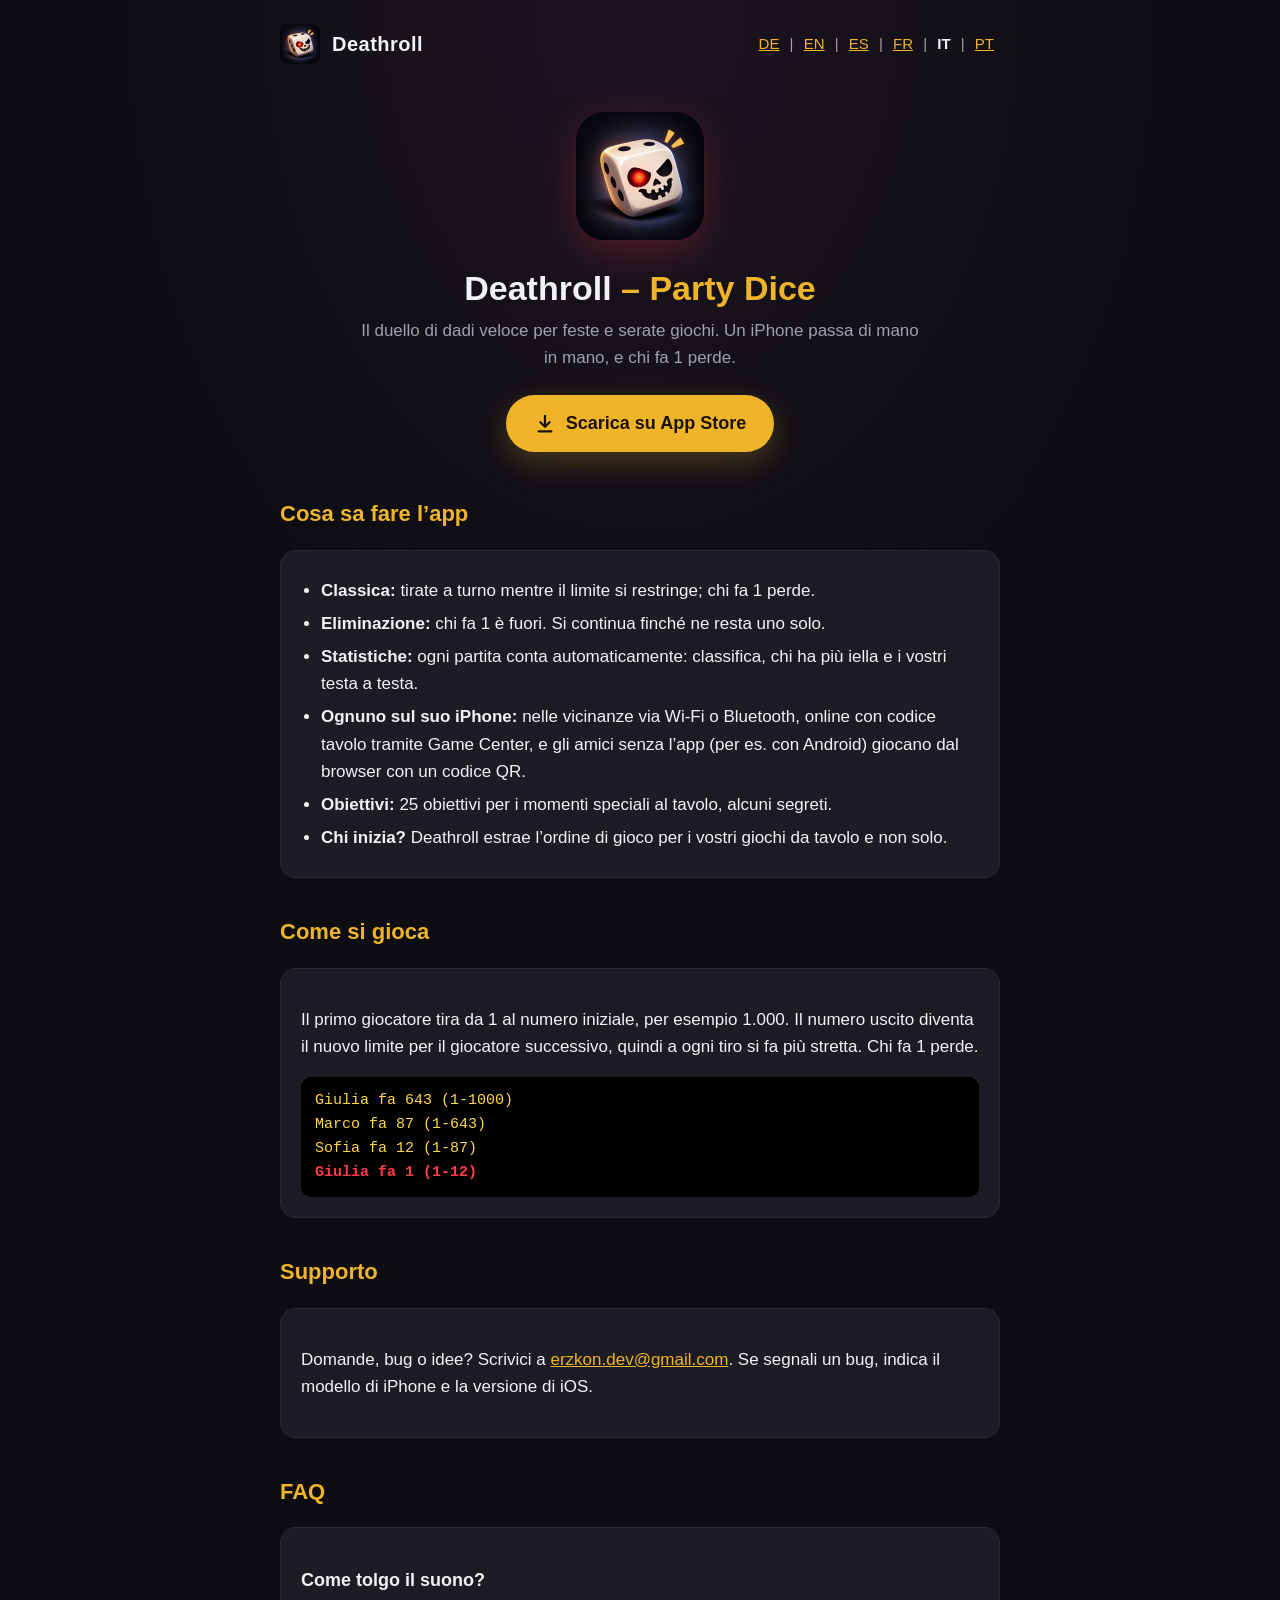
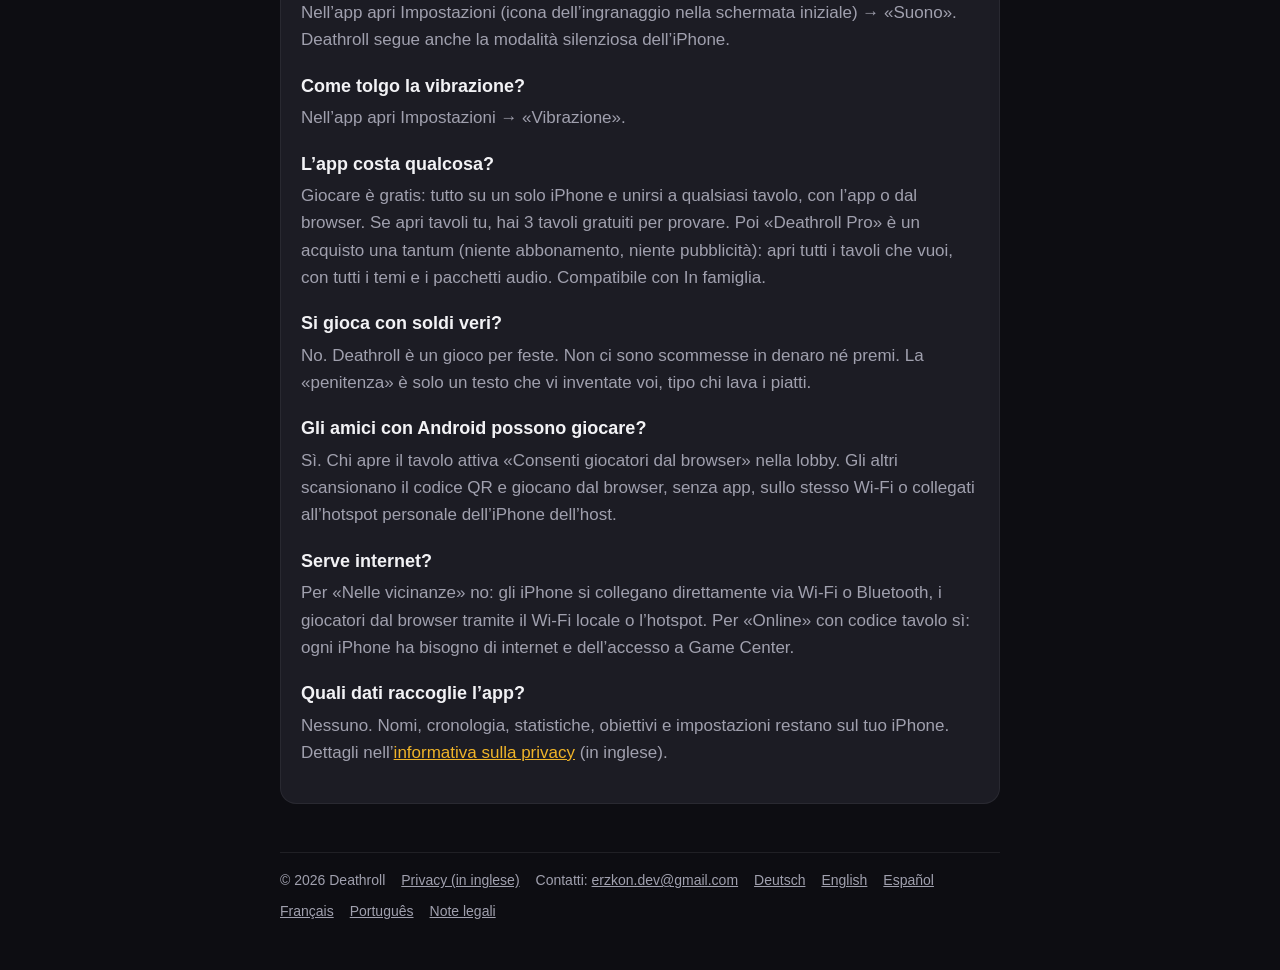
<file: it.html>
<!DOCTYPE html>
<html lang="it">
<head>
  <meta charset="utf-8">
  <meta name="viewport" content="width=device-width, initial-scale=1">
  <title>Deathroll – Party Dice: Supporto</title>
  <meta name="description" content="Deathroll – Party Dice: il duello di dadi per feste e serate giochi. Supporto, FAQ e contatti.">
  <link rel="stylesheet" href="style.css">
  <link rel="icon" href="icon.png">
  <link rel="alternate" hreflang="de" href="index.html">
  <link rel="alternate" hreflang="en" href="en.html">
  <link rel="alternate" hreflang="es" href="es.html">
  <link rel="alternate" hreflang="fr" href="fr.html">
  <link rel="alternate" hreflang="pt-BR" href="pt-br.html">
</head>
<body>
  <div class="wrap">
    <header class="top">
      <a class="brand" href="it.html"><img src="icon.png" alt=""><span>Deathroll</span></a>
      <nav class="lang" aria-label="Lingua"><a href="index.html" hreflang="de" lang="de">DE</a> | <a href="en.html" hreflang="en" lang="en">EN</a> | <a href="es.html" hreflang="es" lang="es">ES</a> | <a href="fr.html" hreflang="fr" lang="fr">FR</a> | <strong>IT</strong> | <a href="pt-br.html" hreflang="pt-BR" lang="pt-BR">PT</a></nav>
    </header>

    <main>
      <section class="hero">
        <img src="icon.png" alt="Icona dell’app Deathroll: un dado con un teschio sorridente">
        <h1>Deathroll <span class="sub">– Party Dice</span></h1>
        <p>Il duello di dadi veloce per feste e serate giochi. Un iPhone passa di mano in mano, e chi fa 1 perde.</p>
        <a class="store-button" href="https://apps.apple.com/app/id6835903018"><svg class="store-icon" viewBox="0 0 24 24" aria-hidden="true" focusable="false"><path d="M12 3v12m0 0-5-5m5 5 5-5M5 20h14" fill="none" stroke="currentColor" stroke-width="2.4" stroke-linecap="round" stroke-linejoin="round"/></svg><span>Scarica su App Store</span></a>
      </section>

      <h2>Cosa sa fare l’app</h2>
      <div class="card">
        <ul class="features">
          <li><strong>Classica:</strong> tirate a turno mentre il limite si restringe; chi fa 1 perde.</li>
          <li><strong>Eliminazione:</strong> chi fa 1 è fuori. Si continua finché ne resta uno solo.</li>
          <li><strong>Statistiche:</strong> ogni partita conta automaticamente: classifica, chi ha più iella e i vostri testa a testa.</li>
          <li><strong>Ognuno sul suo iPhone:</strong> nelle vicinanze via Wi-Fi o Bluetooth, online con codice tavolo tramite Game Center, e gli amici senza l’app (per es. con Android) giocano dal browser con un codice QR.</li>
          <li><strong>Obiettivi:</strong> 25 obiettivi per i momenti speciali al tavolo, alcuni segreti.</li>
          <li><strong>Chi inizia?</strong> Deathroll estrae l’ordine di gioco per i vostri giochi da tavolo e non solo.</li>
        </ul>
      </div>

      <h2>Come si gioca</h2>
      <div class="card">
        <p>Il primo giocatore tira da 1 al numero iniziale, per esempio 1.000. Il numero uscito diventa il nuovo limite per il giocatore successivo, quindi a ogni tiro si fa più stretta. Chi fa 1 perde.</p>
        <div class="chat" aria-label="Esempio di cronologia">
          Giulia fa 643 (1-1000)<br>
          Marco fa 87 (1-643)<br>
          Sofia fa 12 (1-87)<br>
          <span class="lose">Giulia fa 1 (1-12)</span>
        </div>
      </div>

      <h2>Supporto</h2>
      <div class="card">
        <p>Domande, bug o idee? Scrivici a <a href="mailto:erzkon.dev@gmail.com">erzkon.dev@gmail.com</a>. Se segnali un bug, indica il modello di iPhone e la versione di iOS.</p>
      </div>

      <h2>FAQ</h2>
      <div class="card faq">
        <h3>Come tolgo il suono?</h3>
        <p>Nell’app apri Impostazioni (icona dell’ingranaggio nella schermata iniziale) → «Suono». Deathroll segue anche la modalità silenziosa dell’iPhone.</p>

        <h3>Come tolgo la vibrazione?</h3>
        <p>Nell’app apri Impostazioni → «Vibrazione».</p>

        <h3>L’app costa qualcosa?</h3>
        <p>Giocare è gratis: tutto su un solo iPhone e unirsi a qualsiasi tavolo, con l’app o dal browser. Se apri tavoli tu, hai 3 tavoli gratuiti per provare. Poi «Deathroll Pro» è un acquisto una tantum (niente abbonamento, niente pubblicità): apri tutti i tavoli che vuoi, con tutti i temi e i pacchetti audio. Compatibile con In famiglia.</p>

        <h3>Si gioca con soldi veri?</h3>
        <p>No. Deathroll è un gioco per feste. Non ci sono scommesse in denaro né premi. La «penitenza» è solo un testo che vi inventate voi, tipo chi lava i piatti.</p>

        <h3>Gli amici con Android possono giocare?</h3>
        <p>Sì. Chi apre il tavolo attiva «Consenti giocatori dal browser» nella lobby. Gli altri scansionano il codice QR e giocano dal browser, senza app, sullo stesso Wi-Fi o collegati all’hotspot personale dell’iPhone dell’host.</p>

        <h3>Serve internet?</h3>
        <p>Per «Nelle vicinanze» no: gli iPhone si collegano direttamente via Wi-Fi o Bluetooth, i giocatori dal browser tramite il Wi-Fi locale o l’hotspot. Per «Online» con codice tavolo sì: ogni iPhone ha bisogno di internet e dell’accesso a Game Center.</p>

        <h3>Quali dati raccoglie l’app?</h3>
        <p>Nessuno. Nomi, cronologia, statistiche, obiettivi e impostazioni restano sul tuo iPhone. Dettagli nell’<a href="privacy-en.html" hreflang="en">informativa sulla privacy</a> (in inglese).</p>
      </div>
    </main>

    <footer>
      <span>© 2026 Deathroll</span>
      <a href="privacy-en.html" hreflang="en">Privacy (in inglese)</a>
      <span>Contatti: <a href="mailto:erzkon.dev@gmail.com">erzkon.dev@gmail.com</a></span>
      <a href="index.html" hreflang="de" lang="de">Deutsch</a>
      <a href="en.html" hreflang="en" lang="en">English</a>
      <a href="es.html" hreflang="es" lang="es">Español</a>
      <a href="fr.html" hreflang="fr" lang="fr">Français</a>
      <a href="pt-br.html" hreflang="pt-BR" lang="pt-BR">Português</a>
      <a href="impressum.html">Note legali</a>
    </footer>
  </div>
</body>
</html>
</file>
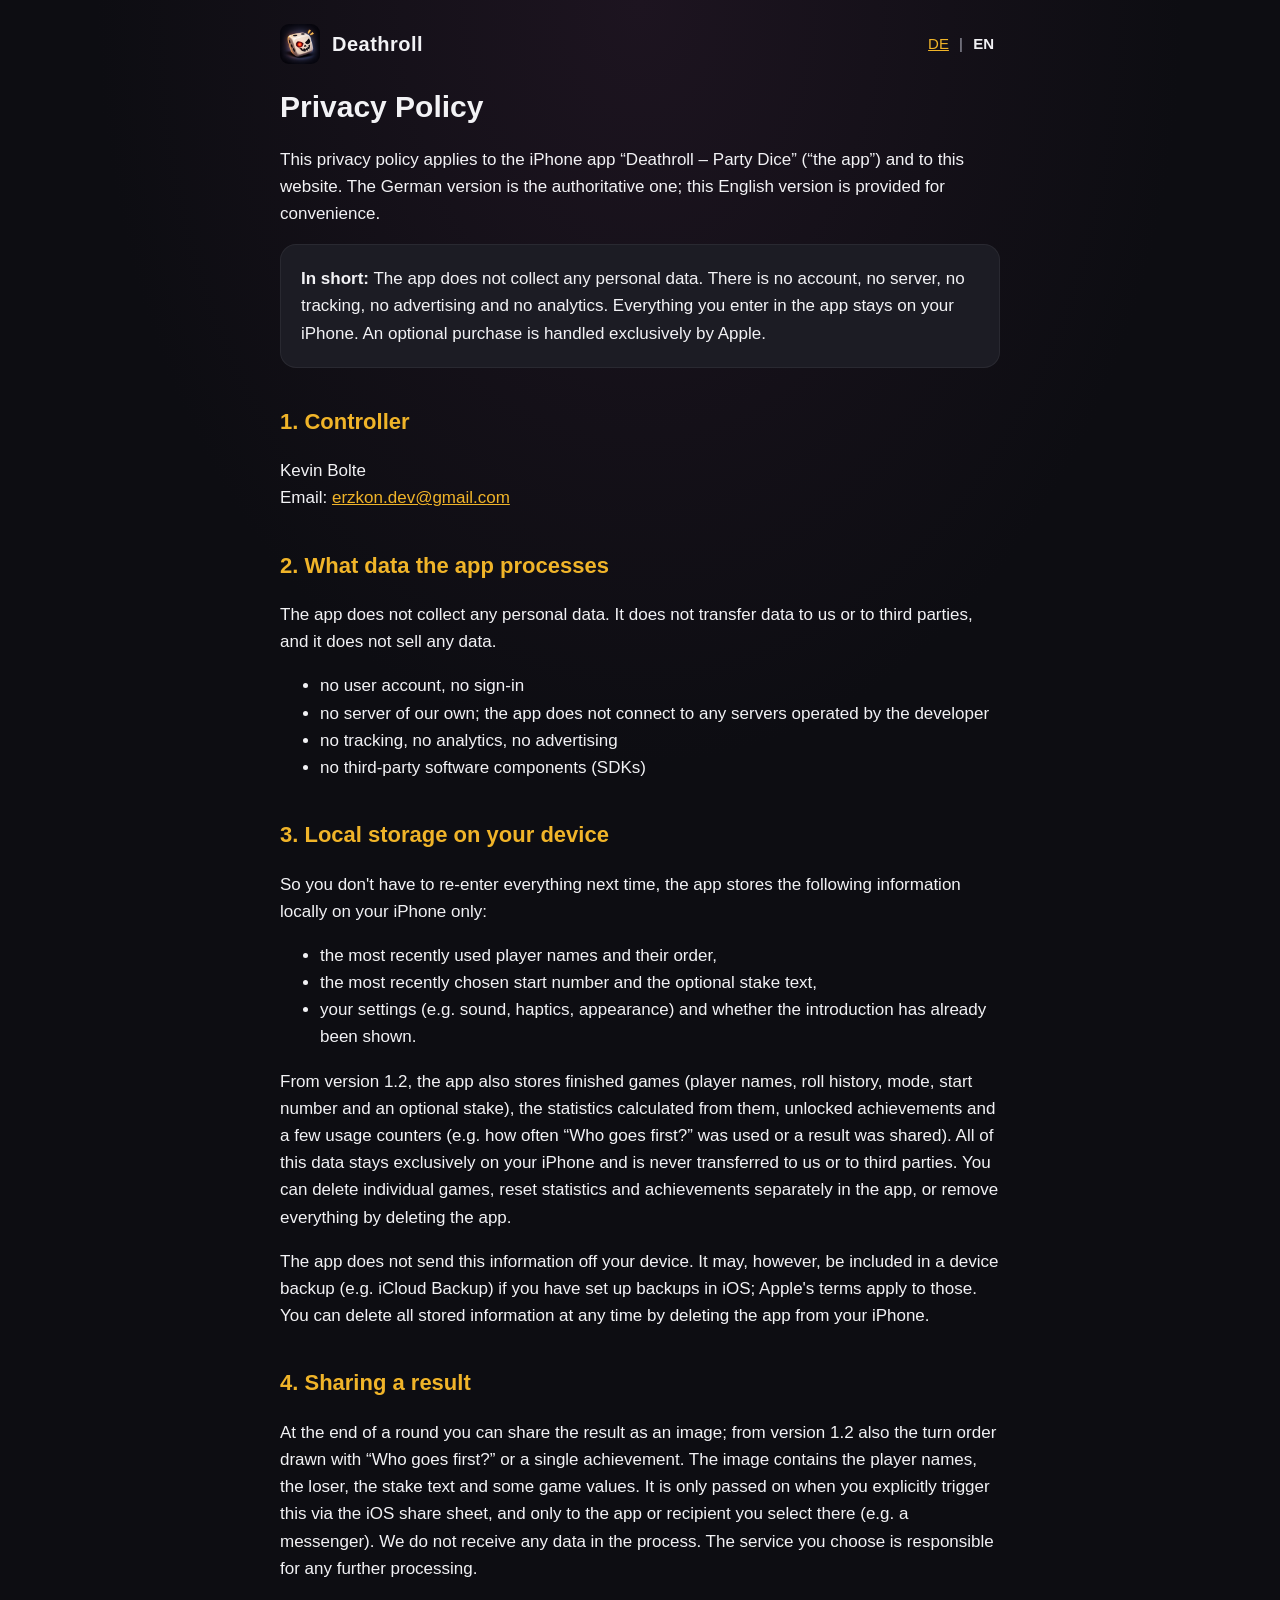
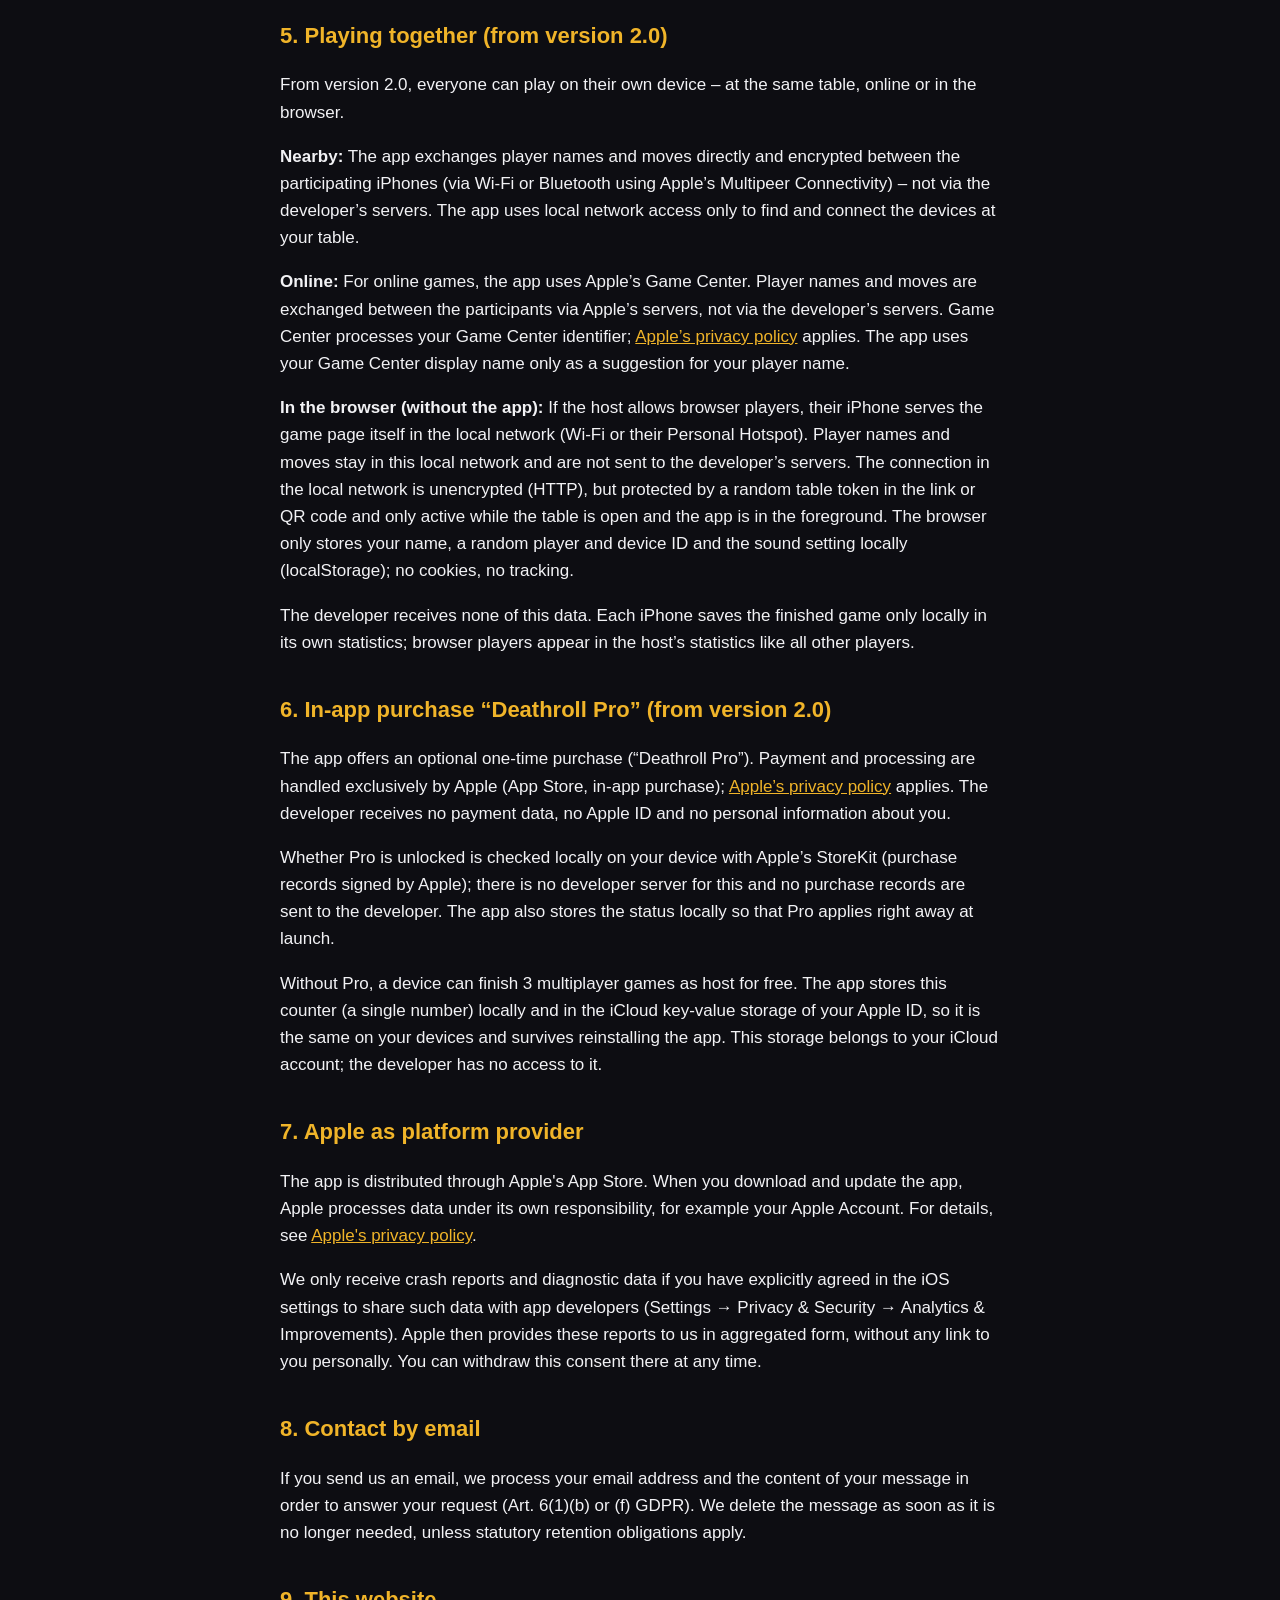
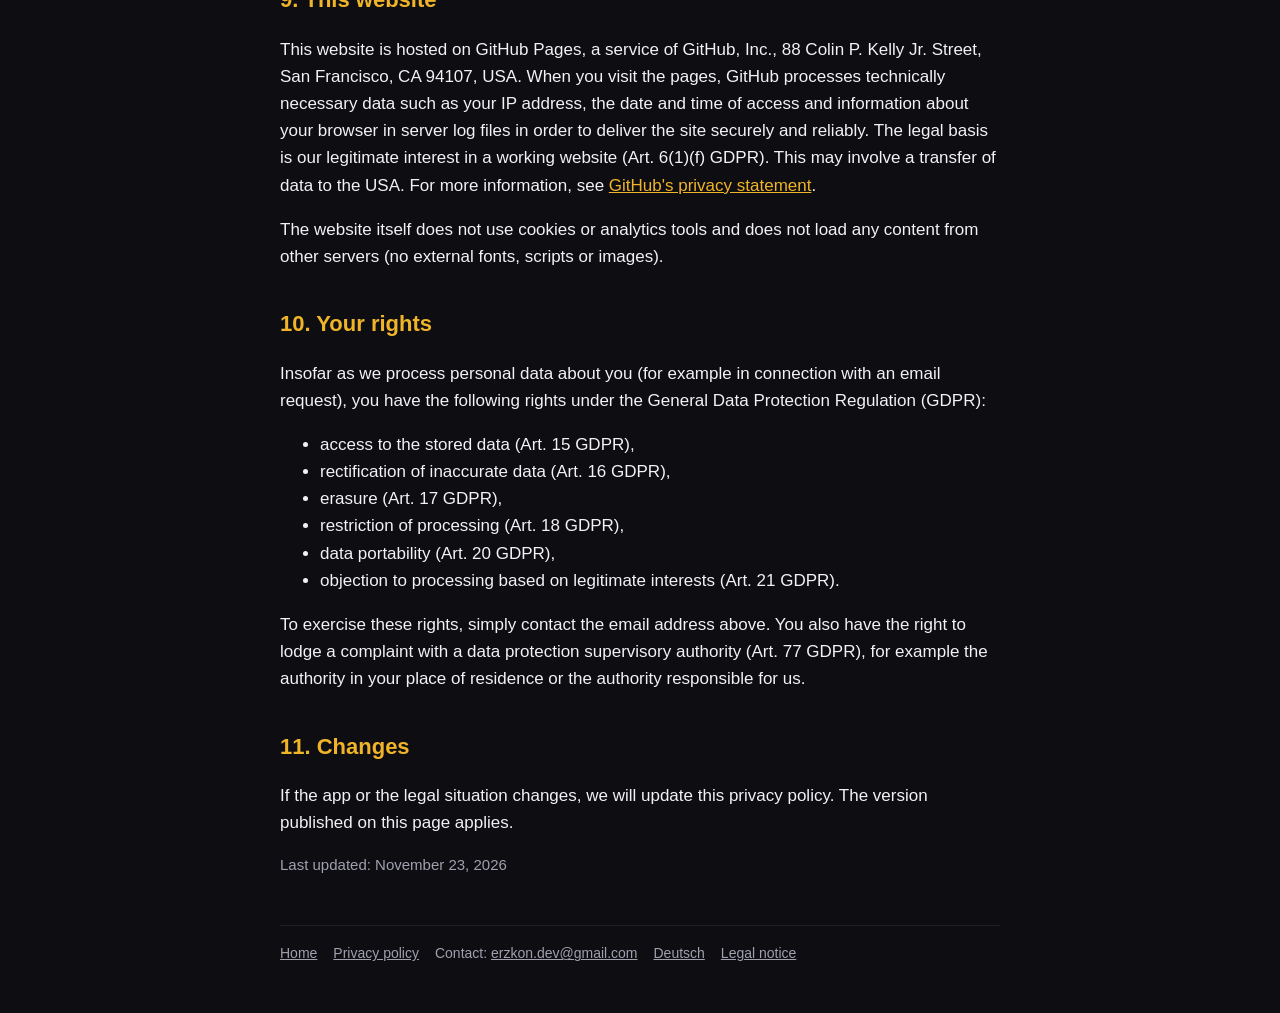
<file: privacy-en.html>
<!DOCTYPE html>
<html lang="en">
<head>
  <meta charset="utf-8">
  <meta name="viewport" content="width=device-width, initial-scale=1">
  <title>Privacy Policy – Deathroll – Party Dice</title>
  <link rel="stylesheet" href="style.css">
  <link rel="icon" href="icon.png">
  <link rel="alternate" hreflang="de" href="privacy.html">
</head>
<body>
  <div class="wrap">
    <header class="top">
      <a class="brand" href="en.html"><img src="icon.png" alt=""><span>Deathroll</span></a>
      <nav class="lang" aria-label="Language"><a href="privacy.html" hreflang="de" lang="de">DE</a> | <strong>EN</strong></nav>
    </header>

    <main>
      <h1>Privacy Policy</h1>
      <p>This privacy policy applies to the iPhone app “Deathroll – Party Dice” (“the app”) and to this website. The German version is the authoritative one; this English version is provided for convenience.</p>

      <div class="card">
        <strong>In short:</strong> The app does not collect any personal data. There is no account, no server, no tracking, no advertising and no analytics. Everything you enter in the app stays on your iPhone. An optional purchase is handled exclusively by Apple.
      </div>

      <h2>1. Controller</h2>
      <p>
        Kevin Bolte<br>
        Email: <a href="mailto:erzkon.dev@gmail.com">erzkon.dev@gmail.com</a>
      </p>

      <h2>2. What data the app processes</h2>
      <p>The app does not collect any personal data. It does not transfer data to us or to third parties, and it does not sell any data.</p>
      <ul>
        <li>no user account, no sign-in</li>
        <li>no server of our own; the app does not connect to any servers operated by the developer</li>
        <li>no tracking, no analytics, no advertising</li>
        <li>no third-party software components (SDKs)</li>
      </ul>

      <h2>3. Local storage on your device</h2>
      <p>So you don't have to re-enter everything next time, the app stores the following information locally on your iPhone only:</p>
      <ul>
        <li>the most recently used player names and their order,</li>
        <li>the most recently chosen start number and the optional stake text,</li>
        <li>your settings (e.g. sound, haptics, appearance) and whether the introduction has already been shown.</li>
      </ul>
      <p>From version 1.2, the app also stores finished games (player names, roll history, mode, start number and an optional stake), the statistics calculated from them, unlocked achievements and a few usage counters (e.g. how often “Who goes first?” was used or a result was shared). All of this data stays exclusively on your iPhone and is never transferred to us or to third parties. You can delete individual games, reset statistics and achievements separately in the app, or remove everything by deleting the app.</p>
      <p>The app does not send this information off your device. It may, however, be included in a device backup (e.g. iCloud Backup) if you have set up backups in iOS; Apple's terms apply to those. You can delete all stored information at any time by deleting the app from your iPhone.</p>

      <h2>4. Sharing a result</h2>
      <p>At the end of a round you can share the result as an image; from version 1.2 also the turn order drawn with “Who goes first?” or a single achievement. The image contains the player names, the loser, the stake text and some game values. It is only passed on when you explicitly trigger this via the iOS share sheet, and only to the app or recipient you select there (e.g. a messenger). We do not receive any data in the process. The service you choose is responsible for any further processing.</p>

      <h2>5. Playing together (from version 2.0)</h2>
      <p>From version 2.0, everyone can play on their own device – at the same table, online or in the browser.</p>
      <p><strong>Nearby:</strong> The app exchanges player names and moves directly and encrypted between the participating iPhones (via Wi-Fi or Bluetooth using Apple’s Multipeer Connectivity) – not via the developer’s servers. The app uses local network access only to find and connect the devices at your table.</p>
      <p><strong>Online:</strong> For online games, the app uses Apple’s Game Center. Player names and moves are exchanged between the participants via Apple’s servers, not via the developer’s servers. Game Center processes your Game Center identifier; <a href="https://www.apple.com/legal/privacy/">Apple’s privacy policy</a> applies. The app uses your Game Center display name only as a suggestion for your player name.</p>
      <p><strong>In the browser (without the app):</strong> If the host allows browser players, their iPhone serves the game page itself in the local network (Wi-Fi or their Personal Hotspot). Player names and moves stay in this local network and are not sent to the developer’s servers. The connection in the local network is unencrypted (HTTP), but protected by a random table token in the link or QR code and only active while the table is open and the app is in the foreground. The browser only stores your name, a random player and device ID and the sound setting locally (localStorage); no cookies, no tracking.</p>
      <p>The developer receives none of this data. Each iPhone saves the finished game only locally in its own statistics; browser players appear in the host’s statistics like all other players.</p>

      <h2>6. In-app purchase “Deathroll Pro” (from version 2.0)</h2>
      <p>The app offers an optional one-time purchase (“Deathroll Pro”). Payment and processing are handled exclusively by Apple (App Store, in-app purchase); <a href="https://www.apple.com/legal/privacy/">Apple’s privacy policy</a> applies. The developer receives no payment data, no Apple ID and no personal information about you.</p>
      <p>Whether Pro is unlocked is checked locally on your device with Apple’s StoreKit (purchase records signed by Apple); there is no developer server for this and no purchase records are sent to the developer. The app also stores the status locally so that Pro applies right away at launch.</p>
      <p>Without Pro, a device can finish 3 multiplayer games as host for free. The app stores this counter (a single number) locally and in the iCloud key-value storage of your Apple ID, so it is the same on your devices and survives reinstalling the app. This storage belongs to your iCloud account; the developer has no access to it.</p>

      <h2>7. Apple as platform provider</h2>
      <p>The app is distributed through Apple's App Store. When you download and update the app, Apple processes data under its own responsibility, for example your Apple Account. For details, see <a href="https://www.apple.com/legal/privacy/">Apple's privacy policy</a>.</p>
      <p>We only receive crash reports and diagnostic data if you have explicitly agreed in the iOS settings to share such data with app developers (Settings → Privacy &amp; Security → Analytics &amp; Improvements). Apple then provides these reports to us in aggregated form, without any link to you personally. You can withdraw this consent there at any time.</p>

      <h2>8. Contact by email</h2>
      <p>If you send us an email, we process your email address and the content of your message in order to answer your request (Art. 6(1)(b) or (f) GDPR). We delete the message as soon as it is no longer needed, unless statutory retention obligations apply.</p>

      <h2>9. This website</h2>
      <p>This website is hosted on GitHub Pages, a service of GitHub, Inc., 88 Colin P. Kelly Jr. Street, San Francisco, CA 94107, USA. When you visit the pages, GitHub processes technically necessary data such as your IP address, the date and time of access and information about your browser in server log files in order to deliver the site securely and reliably. The legal basis is our legitimate interest in a working website (Art. 6(1)(f) GDPR). This may involve a transfer of data to the USA. For more information, see <a href="https://docs.github.com/en/site-policy/privacy-policies/github-general-privacy-statement">GitHub's privacy statement</a>.</p>
      <p>The website itself does not use cookies or analytics tools and does not load any content from other servers (no external fonts, scripts or images).</p>

      <h2>10. Your rights</h2>
      <p>Insofar as we process personal data about you (for example in connection with an email request), you have the following rights under the General Data Protection Regulation (GDPR):</p>
      <ul>
        <li>access to the stored data (Art. 15 GDPR),</li>
        <li>rectification of inaccurate data (Art. 16 GDPR),</li>
        <li>erasure (Art. 17 GDPR),</li>
        <li>restriction of processing (Art. 18 GDPR),</li>
        <li>data portability (Art. 20 GDPR),</li>
        <li>objection to processing based on legitimate interests (Art. 21 GDPR).</li>
      </ul>
      <p>To exercise these rights, simply contact the email address above. You also have the right to lodge a complaint with a data protection supervisory authority (Art. 77 GDPR), for example the authority in your place of residence or the authority responsible for us.</p>

      <h2>11. Changes</h2>
      <p>If the app or the legal situation changes, we will update this privacy policy. The version published on this page applies.</p>

      <p class="note">Last updated: November 23, 2026</p>
    </main>

    <footer>
      <a href="en.html">Home</a>
      <a href="privacy-en.html">Privacy policy</a>
      <span>Contact: <a href="mailto:erzkon.dev@gmail.com">erzkon.dev@gmail.com</a></span>
      <a href="privacy.html" hreflang="de" lang="de">Deutsch</a>
      <a href="impressum.html">Legal notice</a>
    </footer>
  </div>
</body>
</html>
</file>
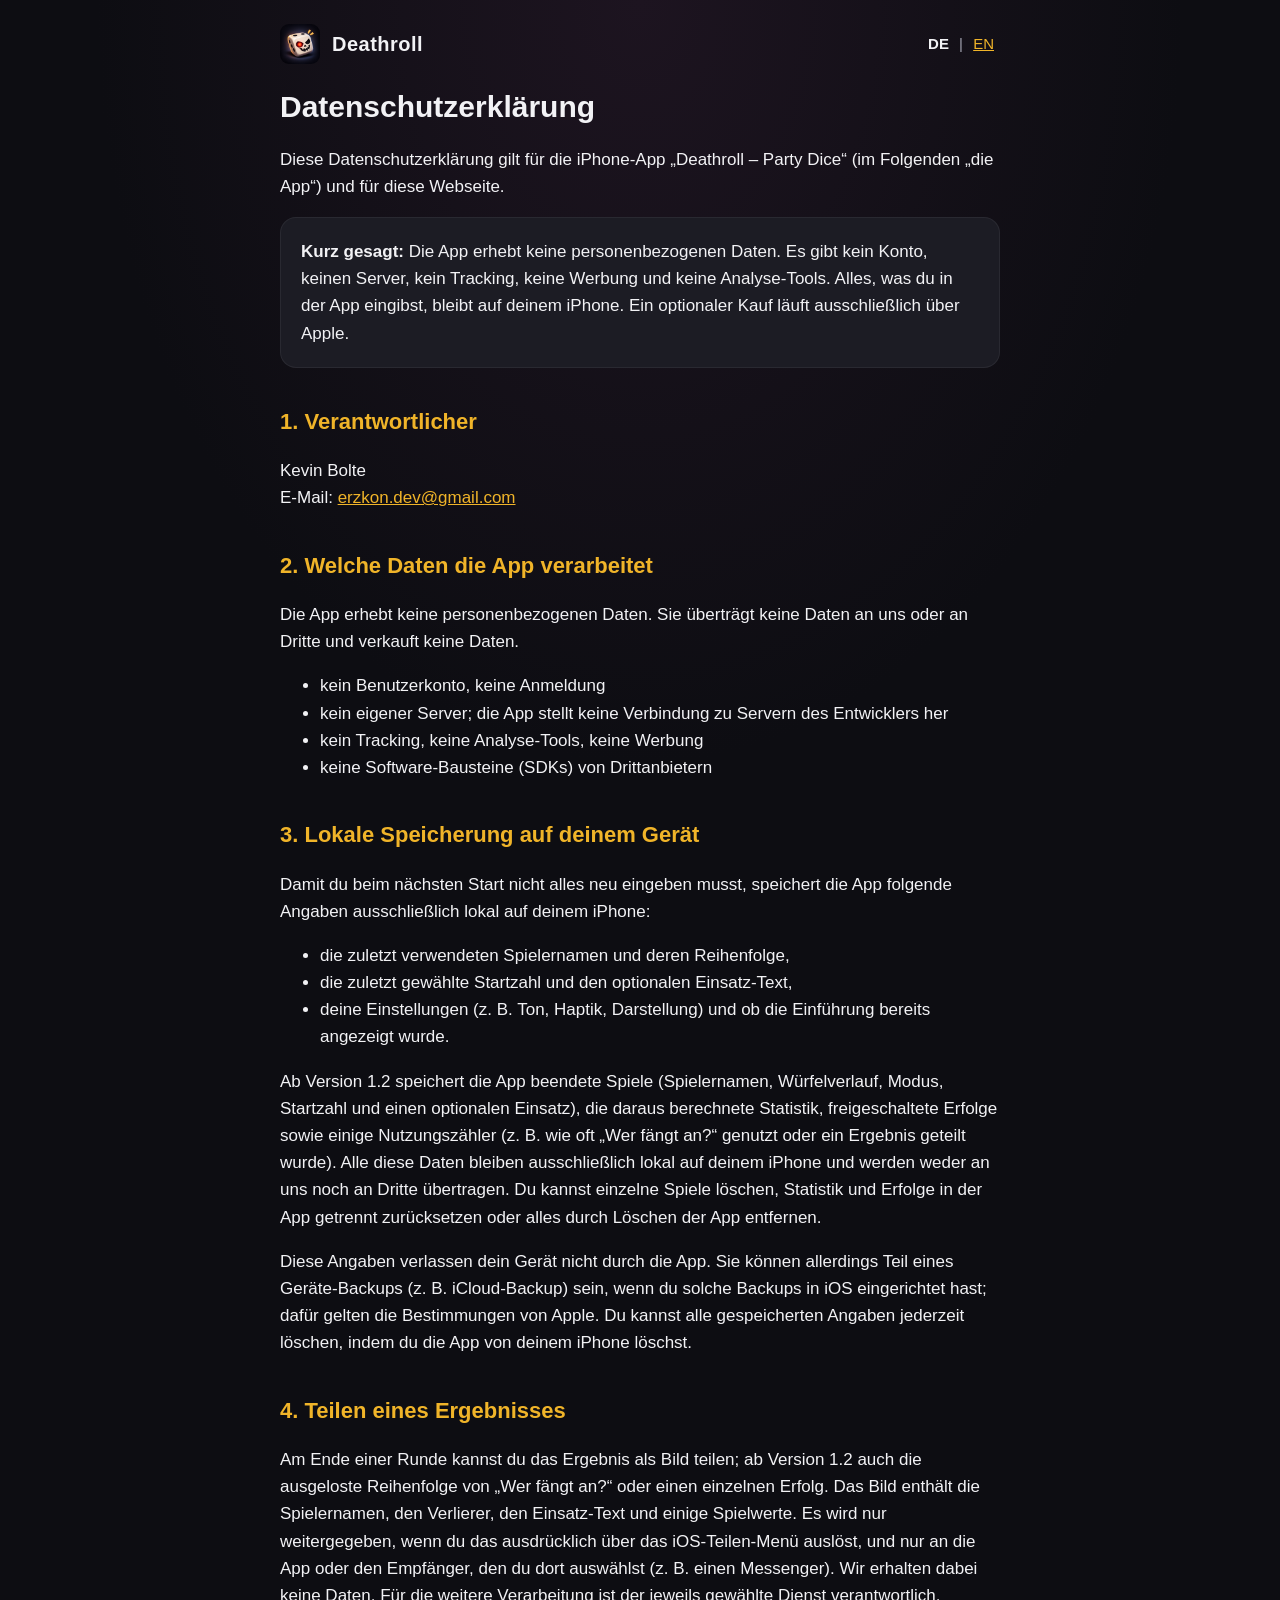
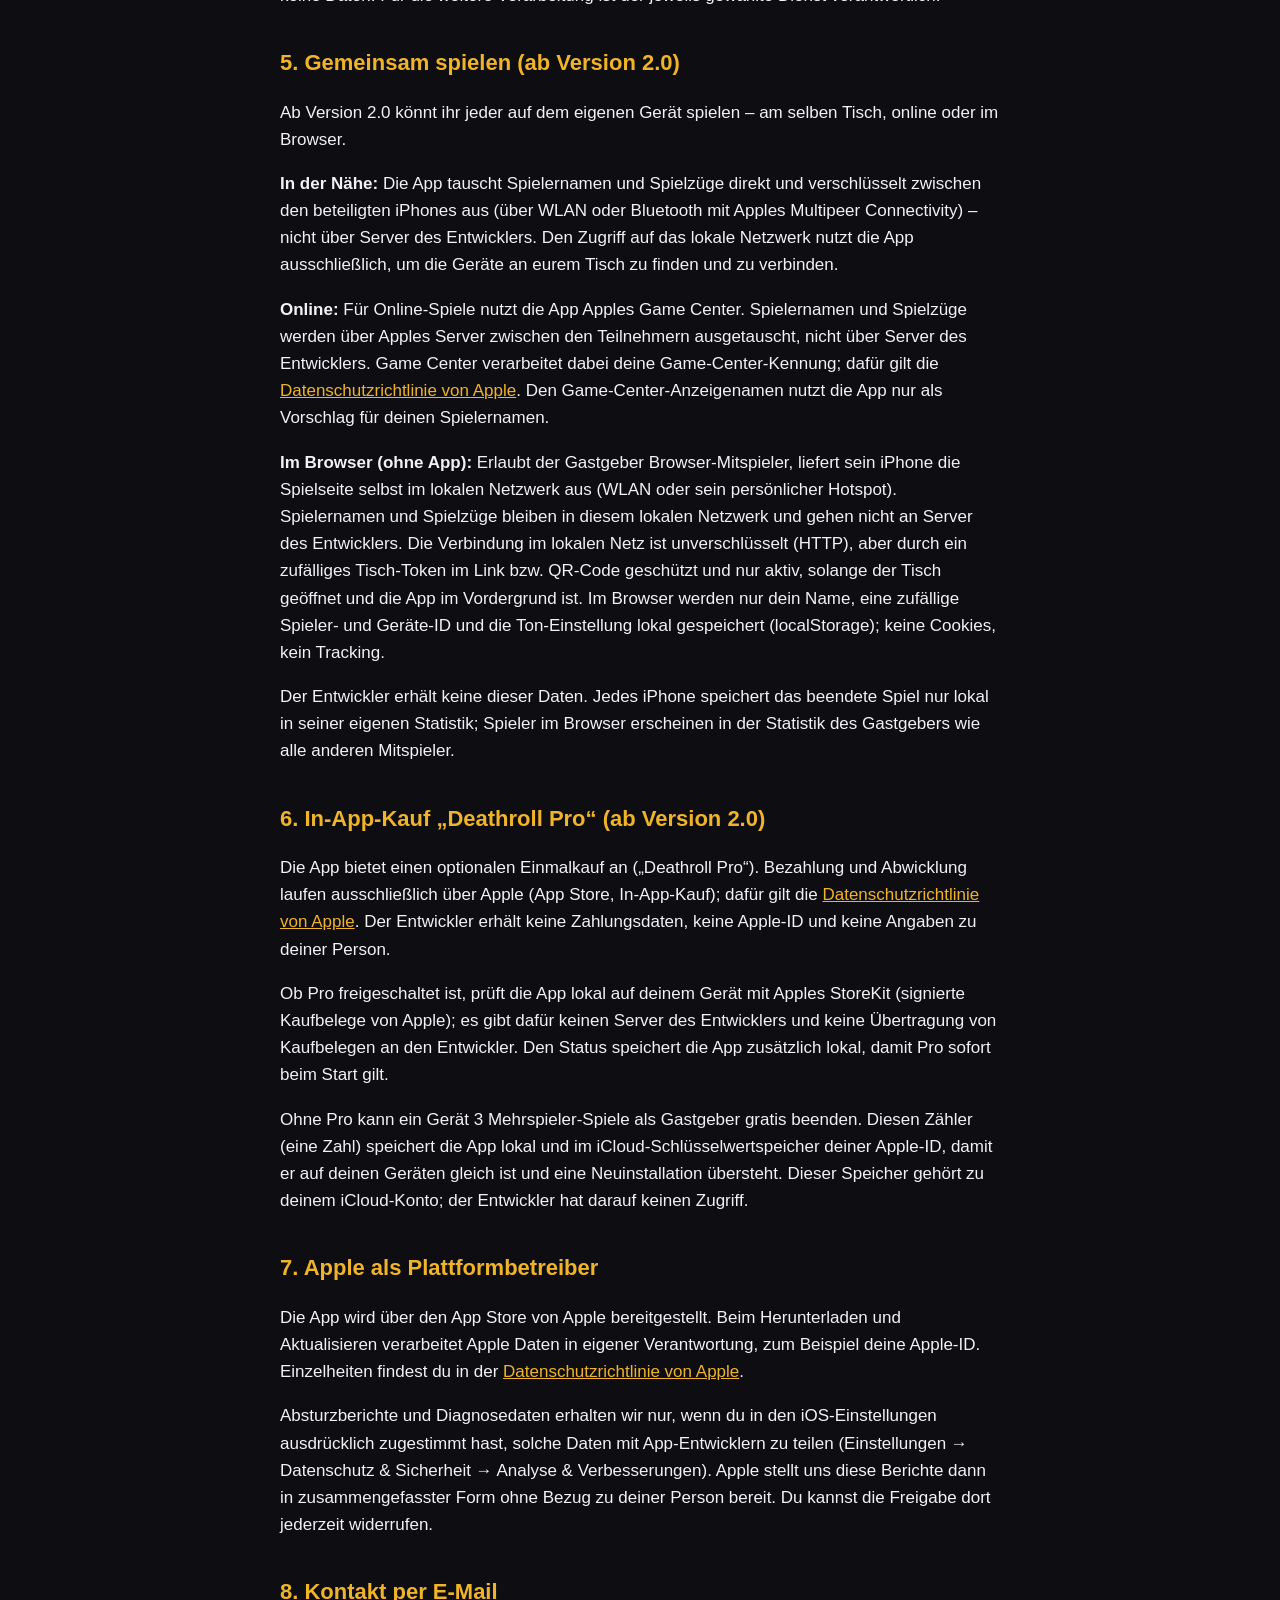
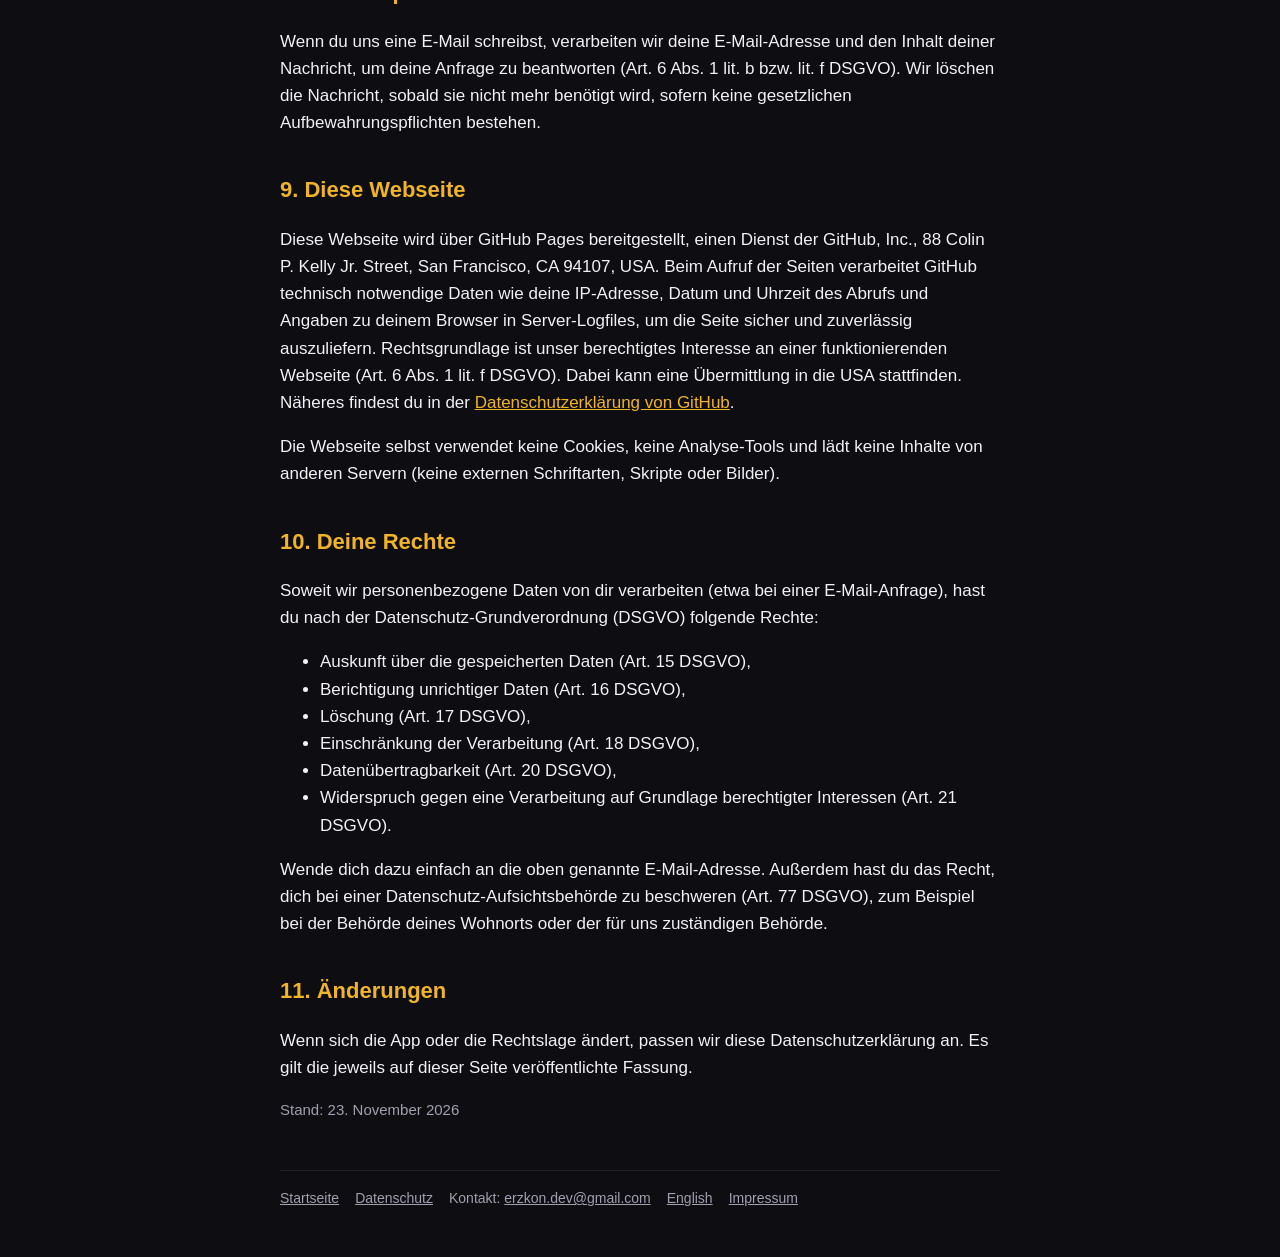
<file: privacy.html>
<!DOCTYPE html>
<html lang="de">
<head>
  <meta charset="utf-8">
  <meta name="viewport" content="width=device-width, initial-scale=1">
  <title>Datenschutzerklärung – Deathroll – Party Dice</title>
  <link rel="stylesheet" href="style.css">
  <link rel="icon" href="icon.png">
  <link rel="alternate" hreflang="en" href="privacy-en.html">
</head>
<body>
  <div class="wrap">
    <header class="top">
      <a class="brand" href="index.html"><img src="icon.png" alt=""><span>Deathroll</span></a>
      <nav class="lang" aria-label="Sprache"><strong>DE</strong> | <a href="privacy-en.html" hreflang="en" lang="en">EN</a></nav>
    </header>

    <main>
      <h1>Datenschutzerklärung</h1>
      <p>Diese Datenschutzerklärung gilt für die iPhone-App „Deathroll – Party Dice“ (im Folgenden „die App“) und für diese Webseite.</p>

      <div class="card">
        <strong>Kurz gesagt:</strong> Die App erhebt keine personenbezogenen Daten. Es gibt kein Konto, keinen Server, kein Tracking, keine Werbung und keine Analyse-Tools. Alles, was du in der App eingibst, bleibt auf deinem iPhone. Ein optionaler Kauf läuft ausschließlich über Apple.
      </div>

      <h2>1. Verantwortlicher</h2>
      <p>
        Kevin Bolte<br>
        E-Mail: <a href="mailto:erzkon.dev@gmail.com">erzkon.dev@gmail.com</a>
      </p>

      <h2>2. Welche Daten die App verarbeitet</h2>
      <p>Die App erhebt keine personenbezogenen Daten. Sie überträgt keine Daten an uns oder an Dritte und verkauft keine Daten.</p>
      <ul>
        <li>kein Benutzerkonto, keine Anmeldung</li>
        <li>kein eigener Server; die App stellt keine Verbindung zu Servern des Entwicklers her</li>
        <li>kein Tracking, keine Analyse-Tools, keine Werbung</li>
        <li>keine Software-Bausteine (SDKs) von Drittanbietern</li>
      </ul>

      <h2>3. Lokale Speicherung auf deinem Gerät</h2>
      <p>Damit du beim nächsten Start nicht alles neu eingeben musst, speichert die App folgende Angaben ausschließlich lokal auf deinem iPhone:</p>
      <ul>
        <li>die zuletzt verwendeten Spielernamen und deren Reihenfolge,</li>
        <li>die zuletzt gewählte Startzahl und den optionalen Einsatz-Text,</li>
        <li>deine Einstellungen (z. B. Ton, Haptik, Darstellung) und ob die Einführung bereits angezeigt wurde.</li>
      </ul>
      <p>Ab Version 1.2 speichert die App beendete Spiele (Spielernamen, Würfelverlauf, Modus, Startzahl und einen optionalen Einsatz), die daraus berechnete Statistik, freigeschaltete Erfolge sowie einige Nutzungszähler (z. B. wie oft „Wer fängt an?“ genutzt oder ein Ergebnis geteilt wurde). Alle diese Daten bleiben ausschließlich lokal auf deinem iPhone und werden weder an uns noch an Dritte übertragen. Du kannst einzelne Spiele löschen, Statistik und Erfolge in der App getrennt zurücksetzen oder alles durch Löschen der App entfernen.</p>
      <p>Diese Angaben verlassen dein Gerät nicht durch die App. Sie können allerdings Teil eines Geräte-Backups (z. B. iCloud-Backup) sein, wenn du solche Backups in iOS eingerichtet hast; dafür gelten die Bestimmungen von Apple. Du kannst alle gespeicherten Angaben jederzeit löschen, indem du die App von deinem iPhone löschst.</p>

      <h2>4. Teilen eines Ergebnisses</h2>
      <p>Am Ende einer Runde kannst du das Ergebnis als Bild teilen; ab Version 1.2 auch die ausgeloste Reihenfolge von „Wer fängt an?“ oder einen einzelnen Erfolg. Das Bild enthält die Spielernamen, den Verlierer, den Einsatz-Text und einige Spielwerte. Es wird nur weitergegeben, wenn du das ausdrücklich über das iOS-Teilen-Menü auslöst, und nur an die App oder den Empfänger, den du dort auswählst (z. B. einen Messenger). Wir erhalten dabei keine Daten. Für die weitere Verarbeitung ist der jeweils gewählte Dienst verantwortlich.</p>

      <h2>5. Gemeinsam spielen (ab Version 2.0)</h2>
      <p>Ab Version 2.0 könnt ihr jeder auf dem eigenen Gerät spielen – am selben Tisch, online oder im Browser.</p>
      <p><strong>In der Nähe:</strong> Die App tauscht Spielernamen und Spielzüge direkt und verschlüsselt zwischen den beteiligten iPhones aus (über WLAN oder Bluetooth mit Apples Multipeer Connectivity) – nicht über Server des Entwicklers. Den Zugriff auf das lokale Netzwerk nutzt die App ausschließlich, um die Geräte an eurem Tisch zu finden und zu verbinden.</p>
      <p><strong>Online:</strong> Für Online-Spiele nutzt die App Apples Game Center. Spielernamen und Spielzüge werden über Apples Server zwischen den Teilnehmern ausgetauscht, nicht über Server des Entwicklers. Game Center verarbeitet dabei deine Game-Center-Kennung; dafür gilt die <a href="https://www.apple.com/de/legal/privacy/">Datenschutzrichtlinie von Apple</a>. Den Game-Center-Anzeigenamen nutzt die App nur als Vorschlag für deinen Spielernamen.</p>
      <p><strong>Im Browser (ohne App):</strong> Erlaubt der Gastgeber Browser-Mitspieler, liefert sein iPhone die Spielseite selbst im lokalen Netzwerk aus (WLAN oder sein persönlicher Hotspot). Spielernamen und Spielzüge bleiben in diesem lokalen Netzwerk und gehen nicht an Server des Entwicklers. Die Verbindung im lokalen Netz ist unverschlüsselt (HTTP), aber durch ein zufälliges Tisch-Token im Link bzw. QR-Code geschützt und nur aktiv, solange der Tisch geöffnet und die App im Vordergrund ist. Im Browser werden nur dein Name, eine zufällige Spieler- und Geräte-ID und die Ton-Einstellung lokal gespeichert (localStorage); keine Cookies, kein Tracking.</p>
      <p>Der Entwickler erhält keine dieser Daten. Jedes iPhone speichert das beendete Spiel nur lokal in seiner eigenen Statistik; Spieler im Browser erscheinen in der Statistik des Gastgebers wie alle anderen Mitspieler.</p>

      <h2>6. In-App-Kauf „Deathroll Pro“ (ab Version 2.0)</h2>
      <p>Die App bietet einen optionalen Einmalkauf an („Deathroll Pro“). Bezahlung und Abwicklung laufen ausschließlich über Apple (App Store, In-App-Kauf); dafür gilt die <a href="https://www.apple.com/de/legal/privacy/">Datenschutzrichtlinie von Apple</a>. Der Entwickler erhält keine Zahlungsdaten, keine Apple-ID und keine Angaben zu deiner Person.</p>
      <p>Ob Pro freigeschaltet ist, prüft die App lokal auf deinem Gerät mit Apples StoreKit (signierte Kaufbelege von Apple); es gibt dafür keinen Server des Entwicklers und keine Übertragung von Kaufbelegen an den Entwickler. Den Status speichert die App zusätzlich lokal, damit Pro sofort beim Start gilt.</p>
      <p>Ohne Pro kann ein Gerät 3 Mehrspieler-Spiele als Gastgeber gratis beenden. Diesen Zähler (eine Zahl) speichert die App lokal und im iCloud-Schlüsselwertspeicher deiner Apple-ID, damit er auf deinen Geräten gleich ist und eine Neuinstallation übersteht. Dieser Speicher gehört zu deinem iCloud-Konto; der Entwickler hat darauf keinen Zugriff.</p>

      <h2>7. Apple als Plattformbetreiber</h2>
      <p>Die App wird über den App Store von Apple bereitgestellt. Beim Herunterladen und Aktualisieren verarbeitet Apple Daten in eigener Verantwortung, zum Beispiel deine Apple-ID. Einzelheiten findest du in der <a href="https://www.apple.com/de/legal/privacy/">Datenschutzrichtlinie von Apple</a>.</p>
      <p>Absturzberichte und Diagnosedaten erhalten wir nur, wenn du in den iOS-Einstellungen ausdrücklich zugestimmt hast, solche Daten mit App-Entwicklern zu teilen (Einstellungen → Datenschutz &amp; Sicherheit → Analyse &amp; Verbesserungen). Apple stellt uns diese Berichte dann in zusammengefasster Form ohne Bezug zu deiner Person bereit. Du kannst die Freigabe dort jederzeit widerrufen.</p>

      <h2>8. Kontakt per E-Mail</h2>
      <p>Wenn du uns eine E-Mail schreibst, verarbeiten wir deine E-Mail-Adresse und den Inhalt deiner Nachricht, um deine Anfrage zu beantworten (Art. 6 Abs. 1 lit. b bzw. lit. f DSGVO). Wir löschen die Nachricht, sobald sie nicht mehr benötigt wird, sofern keine gesetzlichen Aufbewahrungspflichten bestehen.</p>

      <h2>9. Diese Webseite</h2>
      <p>Diese Webseite wird über GitHub Pages bereitgestellt, einen Dienst der GitHub, Inc., 88 Colin P. Kelly Jr. Street, San Francisco, CA 94107, USA. Beim Aufruf der Seiten verarbeitet GitHub technisch notwendige Daten wie deine IP-Adresse, Datum und Uhrzeit des Abrufs und Angaben zu deinem Browser in Server-Logfiles, um die Seite sicher und zuverlässig auszuliefern. Rechtsgrundlage ist unser berechtigtes Interesse an einer funktionierenden Webseite (Art. 6 Abs. 1 lit. f DSGVO). Dabei kann eine Übermittlung in die USA stattfinden. Näheres findest du in der <a href="https://docs.github.com/de/site-policy/privacy-policies/github-general-privacy-statement">Datenschutzerklärung von GitHub</a>.</p>
      <p>Die Webseite selbst verwendet keine Cookies, keine Analyse-Tools und lädt keine Inhalte von anderen Servern (keine externen Schriftarten, Skripte oder Bilder).</p>

      <h2>10. Deine Rechte</h2>
      <p>Soweit wir personenbezogene Daten von dir verarbeiten (etwa bei einer E-Mail-Anfrage), hast du nach der Datenschutz-Grundverordnung (DSGVO) folgende Rechte:</p>
      <ul>
        <li>Auskunft über die gespeicherten Daten (Art. 15 DSGVO),</li>
        <li>Berichtigung unrichtiger Daten (Art. 16 DSGVO),</li>
        <li>Löschung (Art. 17 DSGVO),</li>
        <li>Einschränkung der Verarbeitung (Art. 18 DSGVO),</li>
        <li>Datenübertragbarkeit (Art. 20 DSGVO),</li>
        <li>Widerspruch gegen eine Verarbeitung auf Grundlage berechtigter Interessen (Art. 21 DSGVO).</li>
      </ul>
      <p>Wende dich dazu einfach an die oben genannte E-Mail-Adresse. Außerdem hast du das Recht, dich bei einer Datenschutz-Aufsichtsbehörde zu beschweren (Art. 77 DSGVO), zum Beispiel bei der Behörde deines Wohnorts oder der für uns zuständigen Behörde.</p>

      <h2>11. Änderungen</h2>
      <p>Wenn sich die App oder die Rechtslage ändert, passen wir diese Datenschutzerklärung an. Es gilt die jeweils auf dieser Seite veröffentlichte Fassung.</p>

      <p class="note">Stand: 23. November 2026</p>
    </main>

    <footer>
      <a href="index.html">Startseite</a>
      <a href="privacy.html">Datenschutz</a>
      <span>Kontakt: <a href="mailto:erzkon.dev@gmail.com">erzkon.dev@gmail.com</a></span>
      <a href="privacy-en.html" hreflang="en" lang="en">English</a>
      <a href="impressum.html">Impressum</a>
    </footer>
  </div>
</body>
</html>
</file>
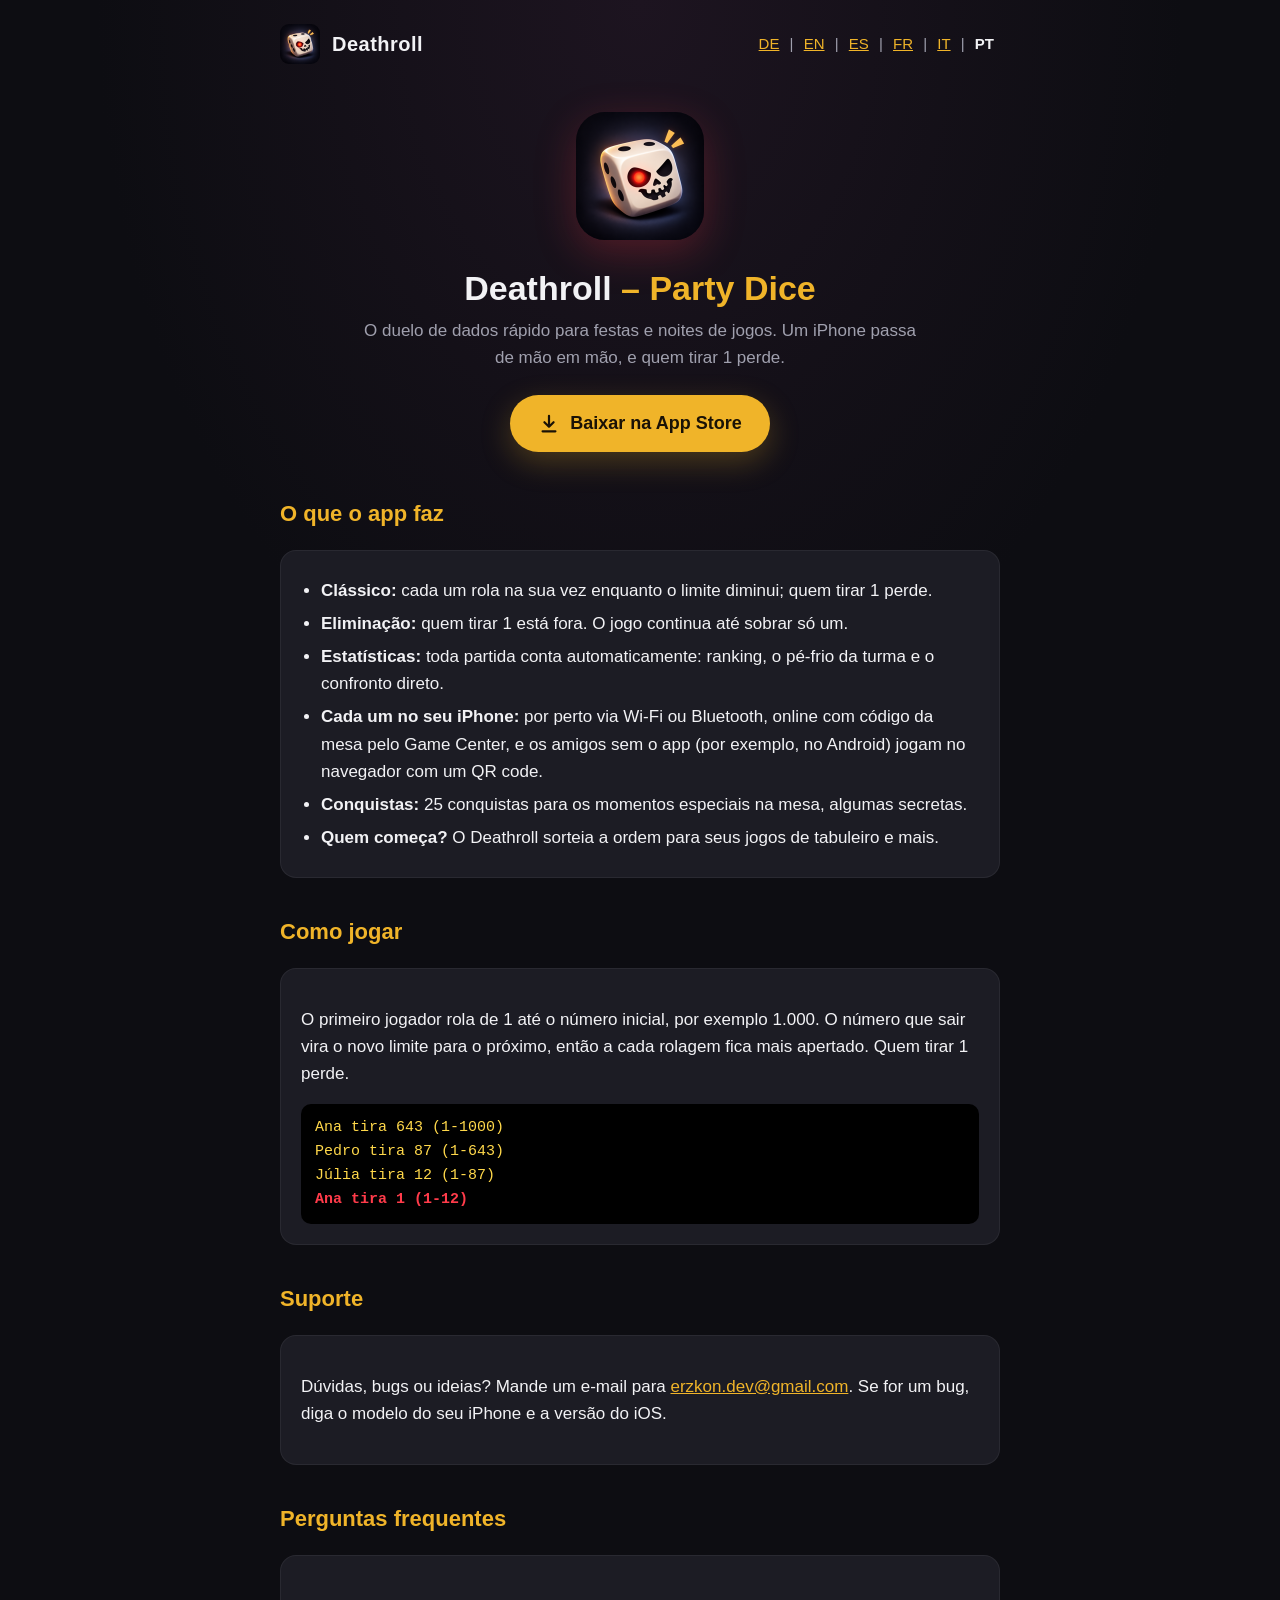
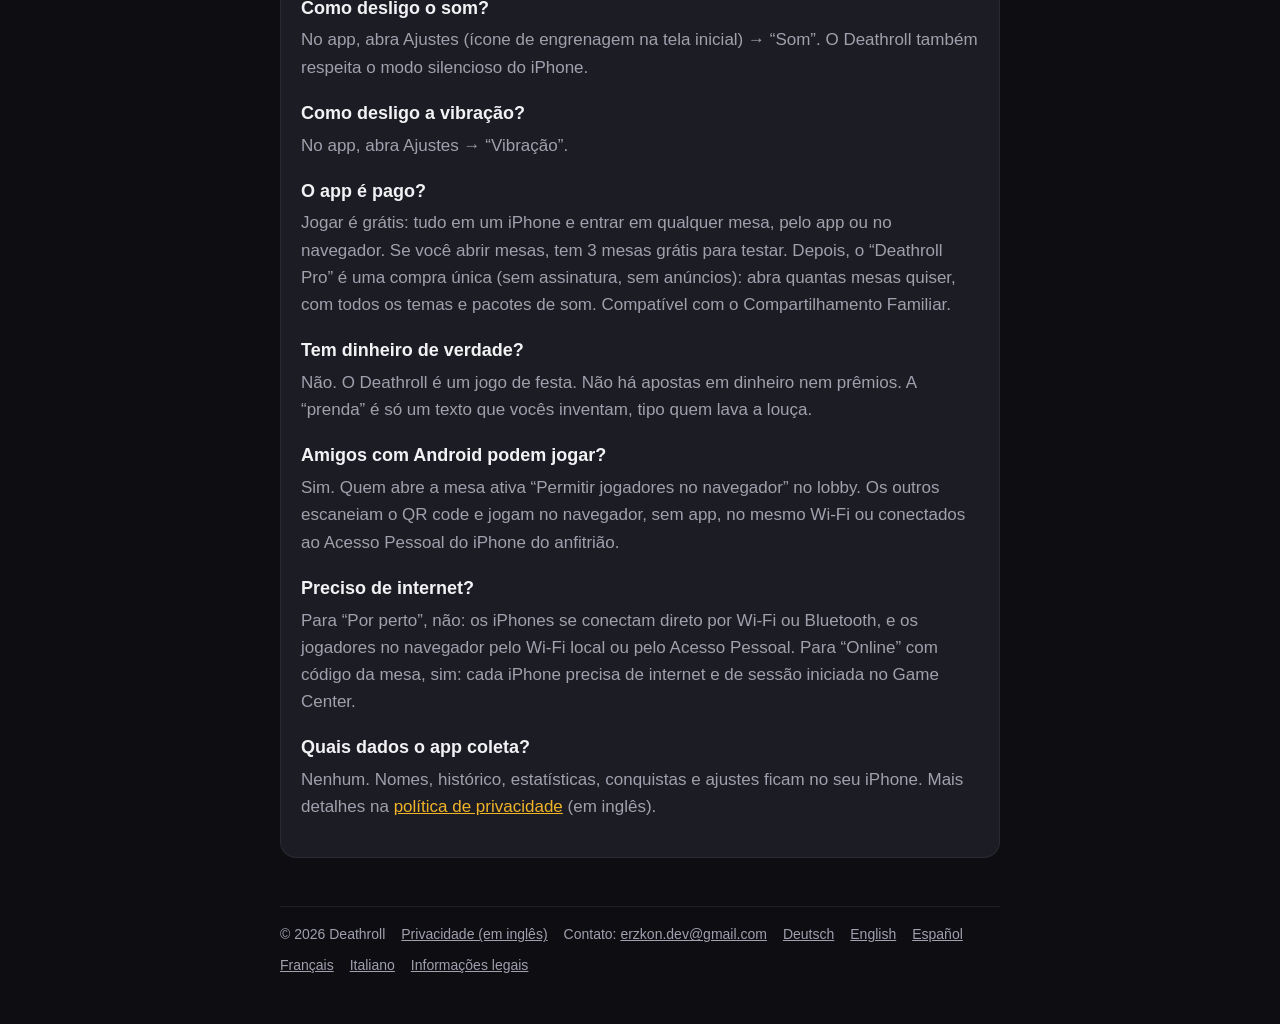
<file: pt-br.html>
<!DOCTYPE html>
<html lang="pt-BR">
<head>
  <meta charset="utf-8">
  <meta name="viewport" content="width=device-width, initial-scale=1">
  <title>Deathroll – Party Dice: Suporte</title>
  <meta name="description" content="Deathroll – Party Dice: o duelo de dados para festas e noites de jogos. Suporte, perguntas frequentes e contato.">
  <link rel="stylesheet" href="style.css">
  <link rel="icon" href="icon.png">
  <link rel="alternate" hreflang="de" href="index.html">
  <link rel="alternate" hreflang="en" href="en.html">
  <link rel="alternate" hreflang="es" href="es.html">
  <link rel="alternate" hreflang="fr" href="fr.html">
  <link rel="alternate" hreflang="it" href="it.html">
</head>
<body>
  <div class="wrap">
    <header class="top">
      <a class="brand" href="pt-br.html"><img src="icon.png" alt=""><span>Deathroll</span></a>
      <nav class="lang" aria-label="Idioma"><a href="index.html" hreflang="de" lang="de">DE</a> | <a href="en.html" hreflang="en" lang="en">EN</a> | <a href="es.html" hreflang="es" lang="es">ES</a> | <a href="fr.html" hreflang="fr" lang="fr">FR</a> | <a href="it.html" hreflang="it" lang="it">IT</a> | <strong>PT</strong></nav>
    </header>

    <main>
      <section class="hero">
        <img src="icon.png" alt="Ícone do app Deathroll: um dado com uma caveira sorridente">
        <h1>Deathroll <span class="sub">– Party Dice</span></h1>
        <p>O duelo de dados rápido para festas e noites de jogos. Um iPhone passa de mão em mão, e quem tirar 1 perde.</p>
        <a class="store-button" href="https://apps.apple.com/app/id6835903018"><svg class="store-icon" viewBox="0 0 24 24" aria-hidden="true" focusable="false"><path d="M12 3v12m0 0-5-5m5 5 5-5M5 20h14" fill="none" stroke="currentColor" stroke-width="2.4" stroke-linecap="round" stroke-linejoin="round"/></svg><span>Baixar na App Store</span></a>
      </section>

      <h2>O que o app faz</h2>
      <div class="card">
        <ul class="features">
          <li><strong>Clássico:</strong> cada um rola na sua vez enquanto o limite diminui; quem tirar 1 perde.</li>
          <li><strong>Eliminação:</strong> quem tirar 1 está fora. O jogo continua até sobrar só um.</li>
          <li><strong>Estatísticas:</strong> toda partida conta automaticamente: ranking, o pé-frio da turma e o confronto direto.</li>
          <li><strong>Cada um no seu iPhone:</strong> por perto via Wi-Fi ou Bluetooth, online com código da mesa pelo Game Center, e os amigos sem o app (por exemplo, no Android) jogam no navegador com um QR code.</li>
          <li><strong>Conquistas:</strong> 25 conquistas para os momentos especiais na mesa, algumas secretas.</li>
          <li><strong>Quem começa?</strong> O Deathroll sorteia a ordem para seus jogos de tabuleiro e mais.</li>
        </ul>
      </div>

      <h2>Como jogar</h2>
      <div class="card">
        <p>O primeiro jogador rola de 1 até o número inicial, por exemplo 1.000. O número que sair vira o novo limite para o próximo, então a cada rolagem fica mais apertado. Quem tirar 1 perde.</p>
        <div class="chat" aria-label="Exemplo de histórico">
          Ana tira 643 (1-1000)<br>
          Pedro tira 87 (1-643)<br>
          Júlia tira 12 (1-87)<br>
          <span class="lose">Ana tira 1 (1-12)</span>
        </div>
      </div>

      <h2>Suporte</h2>
      <div class="card">
        <p>Dúvidas, bugs ou ideias? Mande um e-mail para <a href="mailto:erzkon.dev@gmail.com">erzkon.dev@gmail.com</a>. Se for um bug, diga o modelo do seu iPhone e a versão do iOS.</p>
      </div>

      <h2>Perguntas frequentes</h2>
      <div class="card faq">
        <h3>Como desligo o som?</h3>
        <p>No app, abra Ajustes (ícone de engrenagem na tela inicial) → “Som”. O Deathroll também respeita o modo silencioso do iPhone.</p>

        <h3>Como desligo a vibração?</h3>
        <p>No app, abra Ajustes → “Vibração”.</p>

        <h3>O app é pago?</h3>
        <p>Jogar é grátis: tudo em um iPhone e entrar em qualquer mesa, pelo app ou no navegador. Se você abrir mesas, tem 3 mesas grátis para testar. Depois, o “Deathroll Pro” é uma compra única (sem assinatura, sem anúncios): abra quantas mesas quiser, com todos os temas e pacotes de som. Compatível com o Compartilhamento Familiar.</p>

        <h3>Tem dinheiro de verdade?</h3>
        <p>Não. O Deathroll é um jogo de festa. Não há apostas em dinheiro nem prêmios. A “prenda” é só um texto que vocês inventam, tipo quem lava a louça.</p>

        <h3>Amigos com Android podem jogar?</h3>
        <p>Sim. Quem abre a mesa ativa “Permitir jogadores no navegador” no lobby. Os outros escaneiam o QR code e jogam no navegador, sem app, no mesmo Wi-Fi ou conectados ao Acesso Pessoal do iPhone do anfitrião.</p>

        <h3>Preciso de internet?</h3>
        <p>Para “Por perto”, não: os iPhones se conectam direto por Wi-Fi ou Bluetooth, e os jogadores no navegador pelo Wi-Fi local ou pelo Acesso Pessoal. Para “Online” com código da mesa, sim: cada iPhone precisa de internet e de sessão iniciada no Game Center.</p>

        <h3>Quais dados o app coleta?</h3>
        <p>Nenhum. Nomes, histórico, estatísticas, conquistas e ajustes ficam no seu iPhone. Mais detalhes na <a href="privacy-en.html" hreflang="en">política de privacidade</a> (em inglês).</p>
      </div>
    </main>

    <footer>
      <span>© 2026 Deathroll</span>
      <a href="privacy-en.html" hreflang="en">Privacidade (em inglês)</a>
      <span>Contato: <a href="mailto:erzkon.dev@gmail.com">erzkon.dev@gmail.com</a></span>
      <a href="index.html" hreflang="de" lang="de">Deutsch</a>
      <a href="en.html" hreflang="en" lang="en">English</a>
      <a href="es.html" hreflang="es" lang="es">Español</a>
      <a href="fr.html" hreflang="fr" lang="fr">Français</a>
      <a href="it.html" hreflang="it" lang="it">Italiano</a>
      <a href="impressum.html">Informações legais</a>
    </footer>
  </div>
</body>
</html>
</file>
<file: style.css>
/* Deathroll – Party Dice: Look der App (dunkel, Gold-Akzent, Rot). Keine externen Ressourcen. */
:root {
  --bg: #0d0d12;
  --card: #1c1c24;
  --text: #f2f2f5;
  --muted: #a0a0ae;
  --gold: #f0b429;
  --red: #ff3b4a;
  --chat: #ffd84a;
  --radius: 16px;
}

* { box-sizing: border-box; }

html { -webkit-text-size-adjust: 100%; }

body {
  margin: 0;
  background: radial-gradient(ellipse at top, #1d1420 0%, var(--bg) 60%) fixed, var(--bg);
  color: var(--text);
  font-family: -apple-system, BlinkMacSystemFont, "SF Pro Text", "Segoe UI", Roboto, "Helvetica Neue", Arial, sans-serif;
  font-size: 17px;
  line-height: 1.6;
}

a { color: var(--gold); }
a:hover, a:focus { color: #ffd270; }

.wrap { max-width: 760px; margin: 0 auto; padding: 24px 20px 48px; }

header.top {
  display: flex;
  align-items: center;
  justify-content: space-between;
  flex-wrap: wrap;
  gap: 12px;
  margin-bottom: 24px;
}

.brand { display: flex; align-items: center; gap: 12px; color: var(--text); text-decoration: none; }
.brand img { width: 40px; height: 40px; border-radius: 9px; }
.brand span { font-weight: 800; font-size: 20px; letter-spacing: 0.5px; }

.lang { font-size: 15px; color: var(--muted); }
.lang a, .lang strong { padding: 2px 6px; }
.lang strong { color: var(--text); }
/* Sechs Sprachen: auf schmalen Handys enger, notfalls unter das Logo umbrechen. */
@media (max-width: 420px) {
  .lang { font-size: 14px; }
  .lang a, .lang strong { padding: 2px 3px; }
}

.hero { text-align: center; padding: 24px 0 8px; }
.hero img { width: 128px; height: 128px; border-radius: 29px; box-shadow: 0 12px 40px rgba(255, 59, 74, 0.25); }
.hero h1 { font-size: 34px; line-height: 1.2; margin: 20px 0 8px; }
.hero h1 .sub { color: var(--gold); }
.hero p { color: var(--muted); margin: 0 auto; max-width: 560px; }

/* App-Store-Button im Look der App (kein offizielles Badge, keine externen Ressourcen). */
.store-button {
  display: inline-flex;
  align-items: center;
  gap: 10px;
  margin-top: 24px;
  padding: 14px 28px;
  border-radius: 999px;
  background: var(--gold);
  color: #1a1206;
  font-weight: 800;
  font-size: 18px;
  text-decoration: none;
  box-shadow: 0 10px 30px rgba(240, 180, 41, 0.25);
}
.store-button:hover, .store-button:focus { background: #ffc94a; color: #1a1206; }
.store-button:focus-visible { outline: 3px solid #fff; outline-offset: 3px; }
.store-icon { width: 22px; height: 22px; flex: none; }

h1 { font-size: 30px; line-height: 1.25; }
h2 { font-size: 22px; margin-top: 36px; color: var(--gold); }
h3 { font-size: 18px; margin-bottom: 4px; }

.card {
  background: var(--card);
  border-radius: var(--radius);
  padding: 20px;
  margin: 16px 0;
  border: 1px solid rgba(255, 255, 255, 0.06);
}

.chat {
  background: #000;
  color: var(--chat);
  font-family: ui-monospace, "SF Mono", Menlo, Consolas, monospace;
  font-size: 15px;
  border-radius: 10px;
  padding: 12px 14px;
  margin: 12px 0 0;
  overflow-x: auto;
}
.chat .lose { color: var(--red); font-weight: 700; }

.features { margin: 0; padding-left: 20px; }
.features li { margin: 6px 0; }
.features strong { color: var(--text); }

.faq h3 { color: var(--text); }
.faq p { margin-top: 0; color: var(--muted); }

.note { color: var(--muted); font-size: 15px; }
.placeholder { background: rgba(255, 59, 74, 0.15); color: #ffb3ba; padding: 0 4px; border-radius: 4px; }

footer {
  margin-top: 48px;
  padding-top: 16px;
  border-top: 1px solid rgba(255, 255, 255, 0.08);
  color: var(--muted);
  font-size: 14px;
  display: flex;
  flex-wrap: wrap;
  gap: 8px 16px;
}
footer a { color: var(--muted); }

@media (max-width: 480px) {
  body { font-size: 16px; }
  .hero h1 { font-size: 28px; }
  .hero img { width: 104px; height: 104px; border-radius: 23px; }
}
</file>
